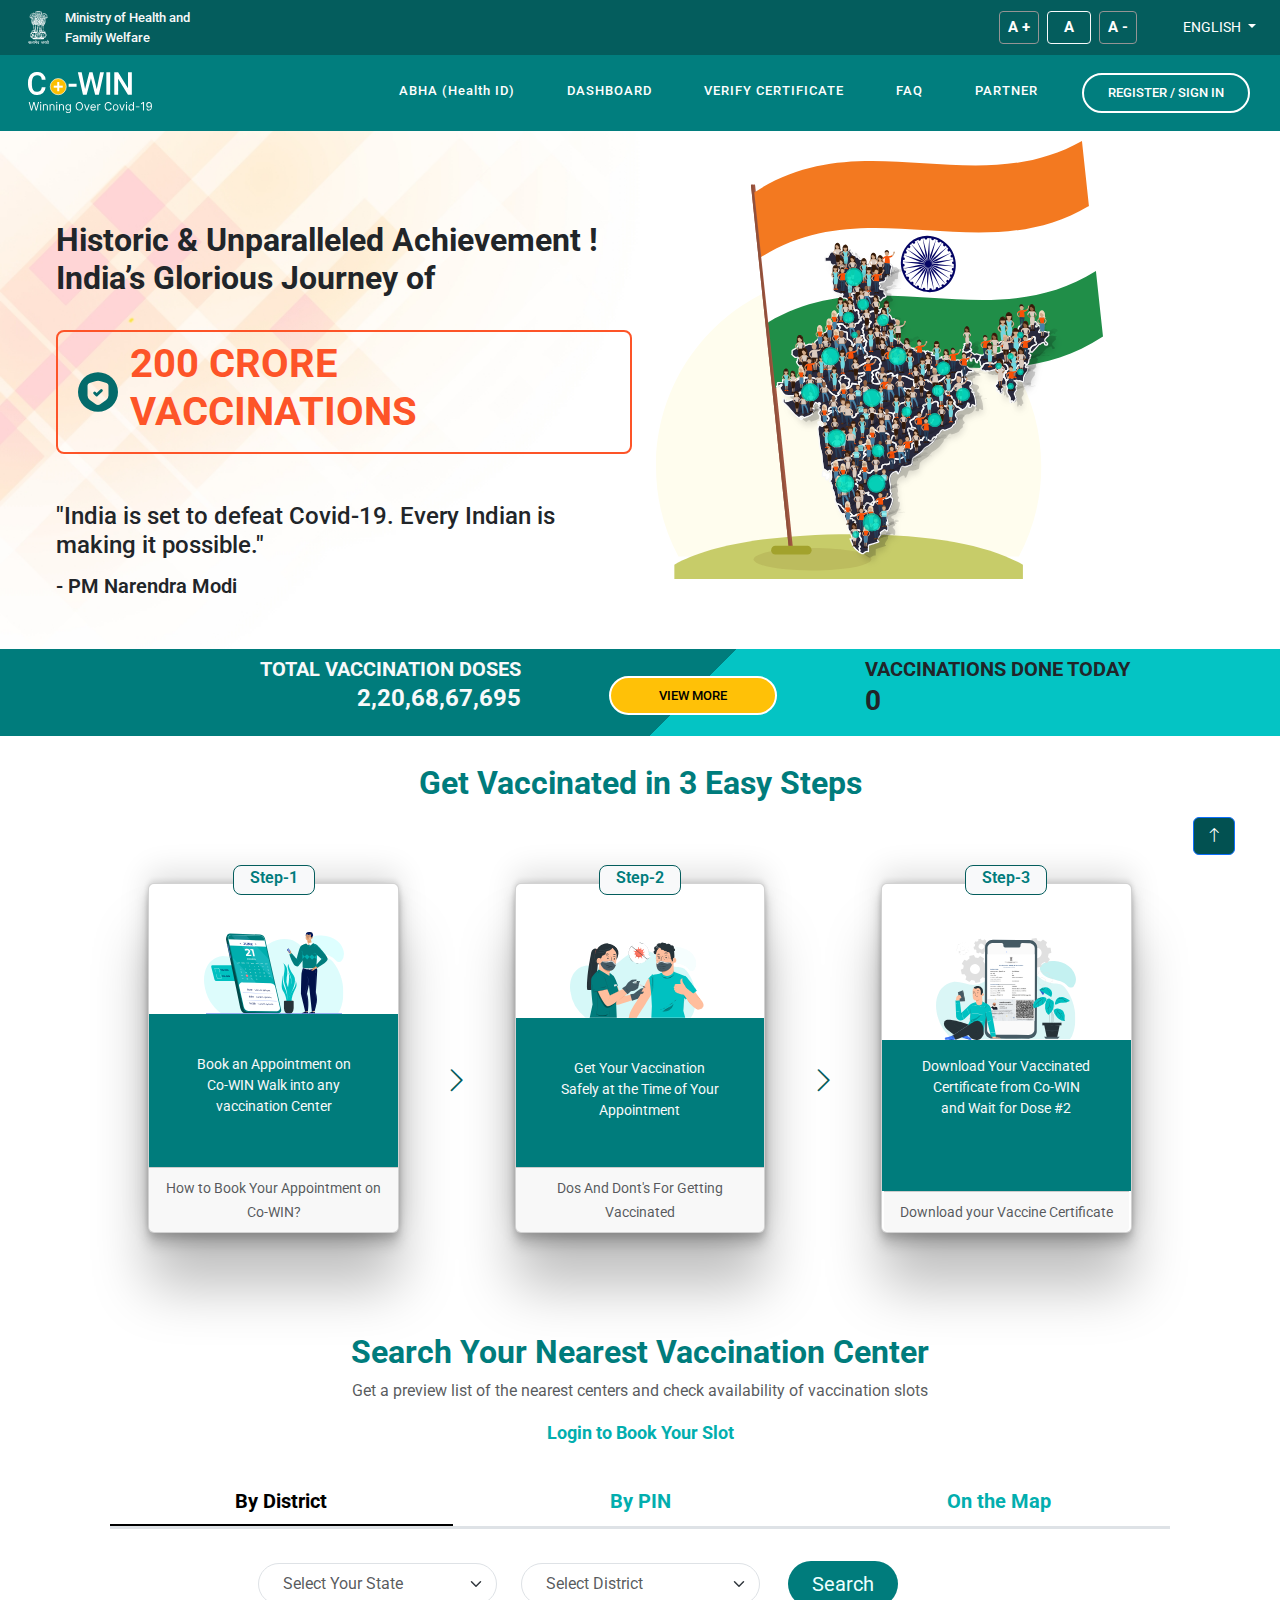
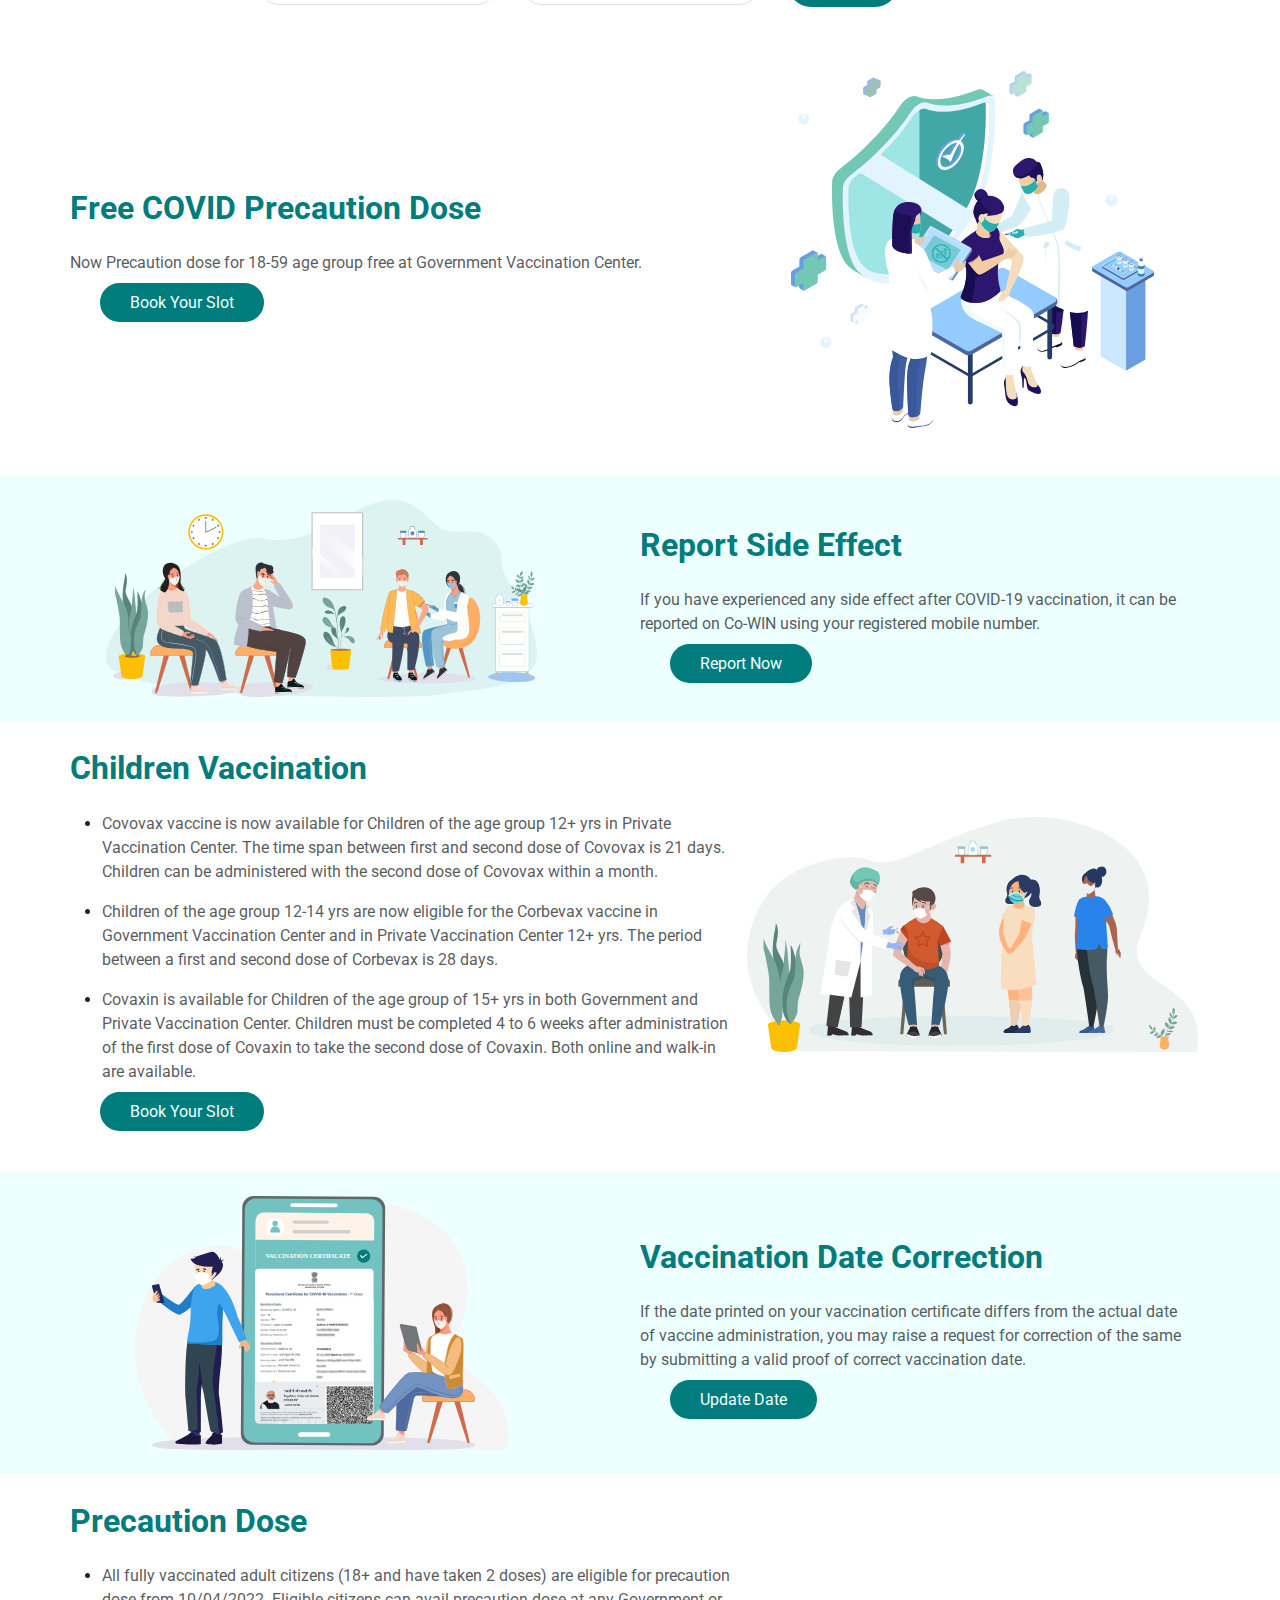
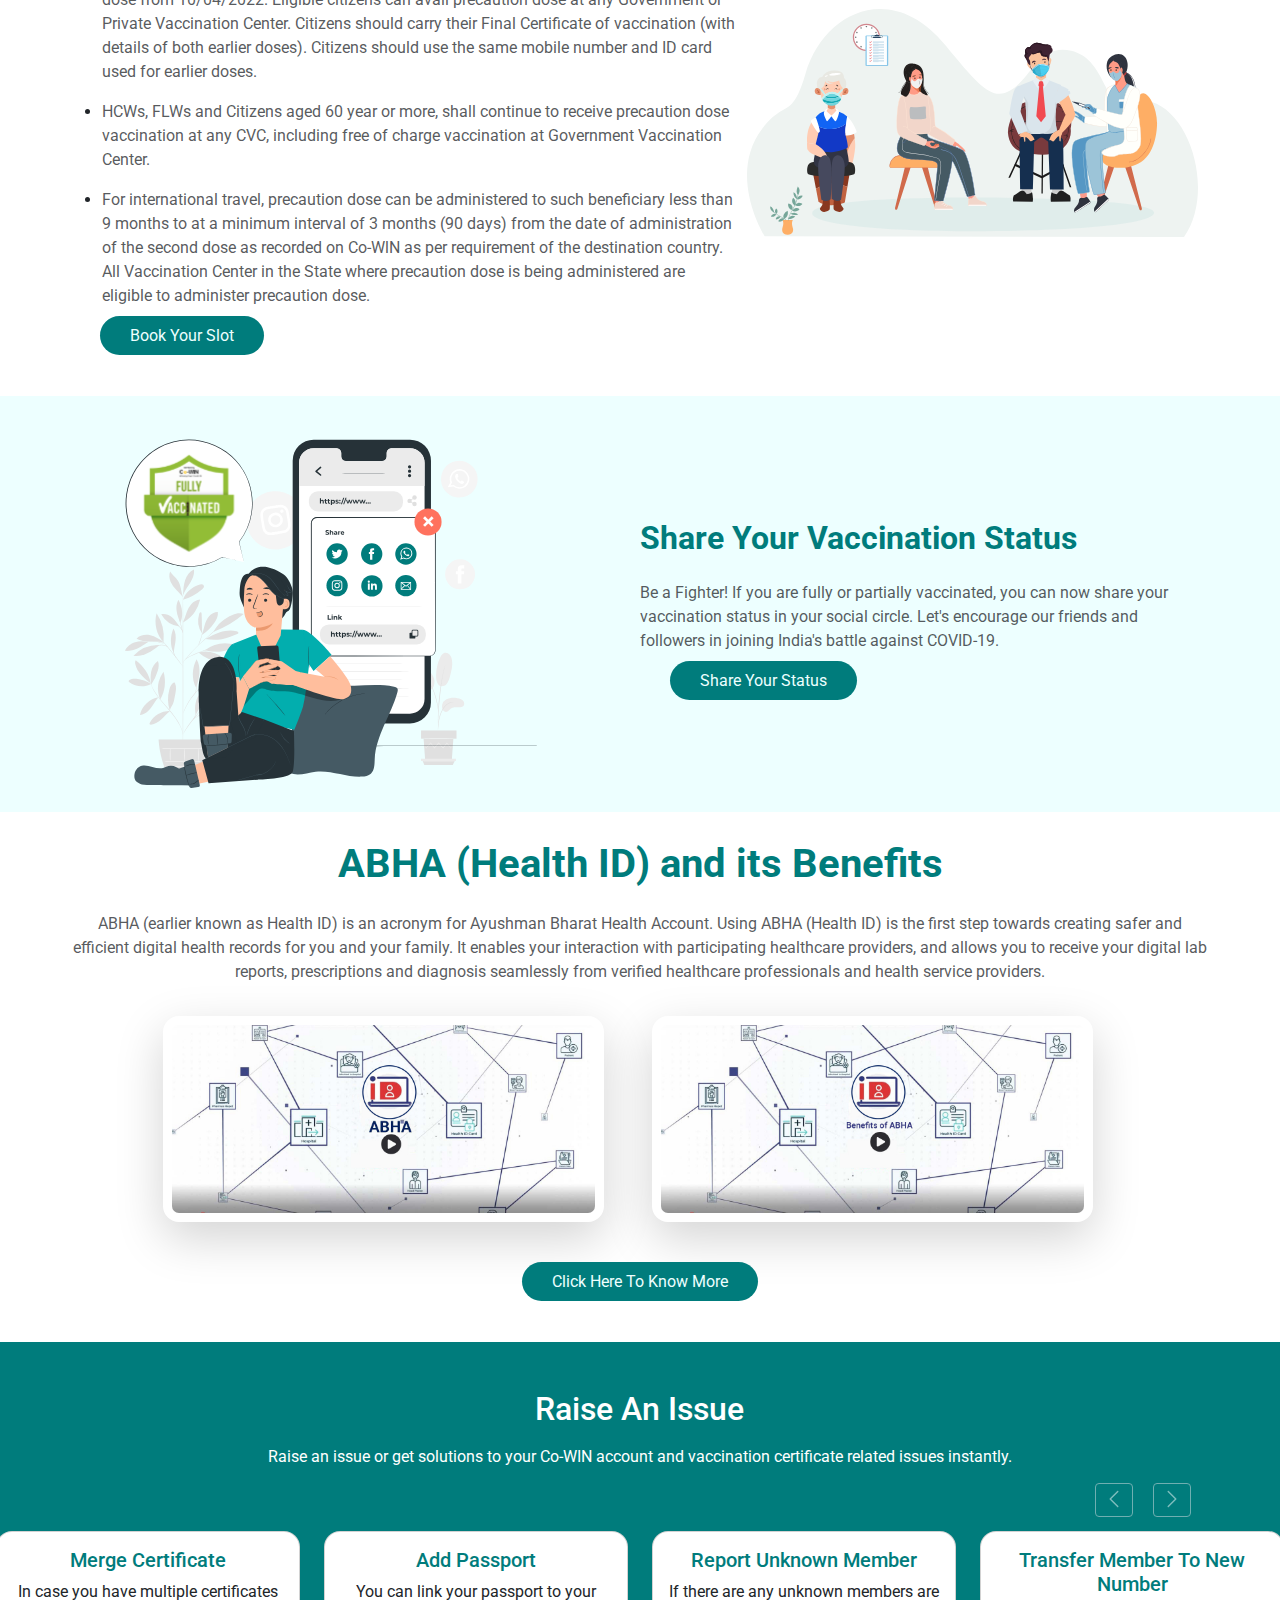
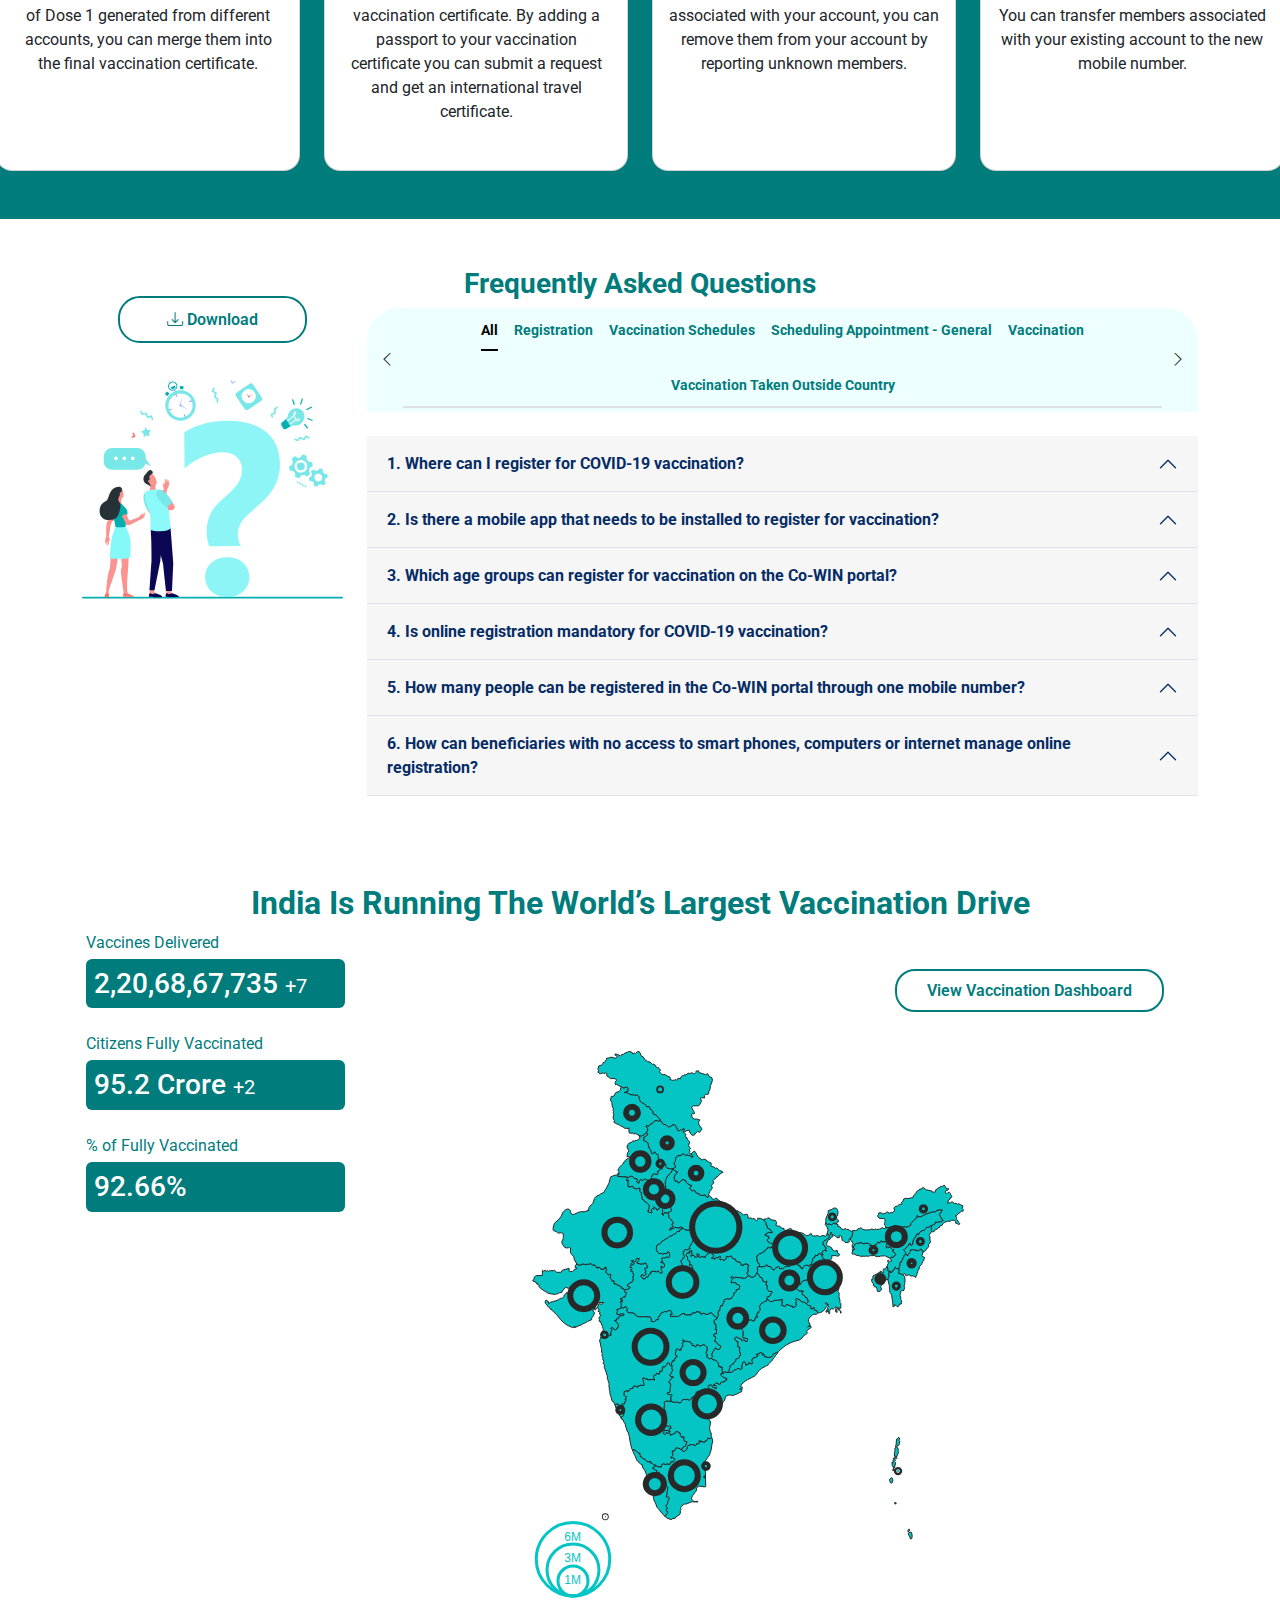
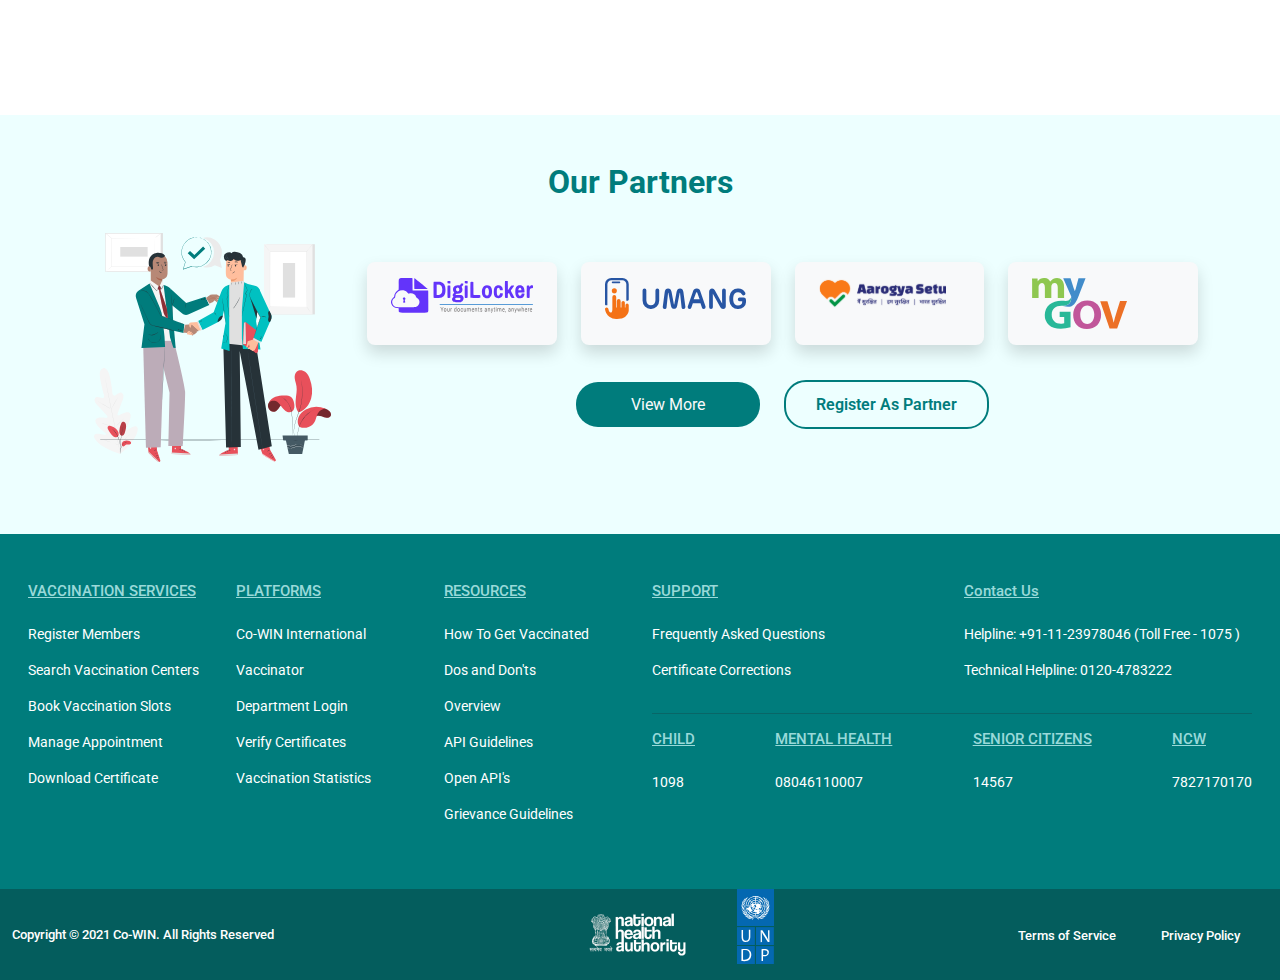
<file: Co Win-Home-Page/index.html>
<!DOCTYPE html>
<html lang="en">
  <head>
    <!-- region Head tag with bootstrap CSS File  -->
    <meta charset="UTF-8" />
    <meta name="viewport" content="width=device-width, initial-scale=1.0" />
    <title>cowin.gov.in</title>
    <!-- bootstrap link  -->
    <link
      href="https://cdn.jsdelivr.net/npm/bootstrap@5.3.3/dist/css/bootstrap.min.css"
      rel="stylesheet"
      integrity="sha384-QWTKZyjpPEjISv5WaRU9OFeRpok6YctnYmDr5pNlyT2bRjXh0JMhjY6hW+ALEwIH"
      crossorigin="anonymous"
    />
    <link rel="stylesheet" href="https://cdn.jsdelivr.net/npm/bootstrap-icons@1.11.3/font/bootstrap-icons.min.css">
    <!-- jquery -->
     <!-- <link rel="stylesheet" href="https://cdnjs.cloudflare.com/ajax/libs/jquery/3.2.1/jquery.min.js">
     <link rel="stylesheet" href="https://stackpath.bootstrapcdn.com/bootstrap/4.3.1/js/bootstrap.bundle.min.js">
     <link rel="stylesheet" href="https://stackpath.bootstrapcdn.com/bootstrap/4.3.1/css/bootstrap.min.css"> -->
    <!-- css style  -->
     <link rel="stylesheet" href="./style.css">
    <!-- end region  -->
   
  </head>
  <body>
   
    <main>
         <!--  Header section  -->
    <section class="fixed-top">
        <!-- top header  -->
        <div class="container-fluid primary-color">
            <div class="row text-light g-4">
                <div class="col-6 col-sm-6 py-2  fontsize-7 ">
                    <div class="d-flex align-items-center ">
                        <div class="mx-3">
                            <a class="navbar-brand " href="https://www.mohfw.gov.in/">
                                <img class="img-fluid" src="./Assets/asset 0.svg" alt="" width="21" height="23">
                            </a>
                        </div>
                        <div>
                            <a class="navbar-brand" href="https://www.mohfw.gov.in/">
                                <p class="m-0">Ministry of Health and</p>
                                <p class="m-0">Family Welfare </p>
                            </a>   
                        </div>
                    </div>
                </div>

                <div class=" col-5 d-flex justify-content-end align-items-center ">
                    <div class="text-white d-sm-none d-none d-md-block me-4">
                        <button class="header-border-btn btn btn-sm text-white bg-transparent px-2  fontsize-9  " type="button">A +</button>
                        <button class="btn btn-sm text-white btn-outline-light bg-transparent px-3 mx-1 fontsize-9  " type="button">A</button>
                        <button class="header-border-btn btn btn-sm text-white bg-transparent  px-2  fontsize-9  " type="button">A -</button>
                    </div>
                </div>
                
                <div class="col-1 d-flex justify-content-end align-items-center  ">
                    <div class="btn-group ">
                        <button class="btn text-white border-0 dropdown-toggle fontsize-8" type="button" data-bs-toggle="dropdown" aria-expanded="false">
                          ENGLISH
                        </button>
                        <ul class="dropdown-menu">
                          <li><a class="dropdown-item active bg-dark-subtle text-dark" href="#">English</a></li>
                          <li><a class="dropdown-item" href="#">हिंदी (Hindi)</a></li>
                          <li><a class="dropdown-item" href="#">मराठी (Marathi)</a></li>
                          <li><a class="dropdown-item" href="#">മലയാളം (Malayalam)</a></li>
                          <li><a class="dropdown-item" href="#">ਪੰਜਾਬੀ (Punjabi)</a></li>
                          <li><a class="dropdown-item" href="#">తెలుగు (Telugu)</a></li>
                        </ul>
                      </div>
                </div>
            </div>
        </div>
        
        <!-- main header section  -->
        <div class="container-fluid my-0 cyan-color">
            <div class="row d-flex">
                <div class="col-12">
                    <nav class="navbar navbar-expand-lg d-flex ">
                        <div class="mx-3">
                            <a class="navbar-brand " href="#">
                                <img class="img-fluid" src="./Assets/asset 1.svg" alt="" width="124" height="42">
                            </a>
                        </div>
                        <div class="ms-sm-auto">
                            <a href="https://selfregistration.cowin.gov.in/"><button class="btn btn-outline-light text-light rounded-5 fontsize-7 bg-transparent d-lg-none " type="button">Register / Sign In</button></a>
                        </div>
                        <button class="navbar-toggler border-0" type="button" data-bs-toggle="collapse" data-bs-target="#navbar" >
                            <span class="bi bi-three-dots-vertical text-light "></span>
                          </button>
                        <div class=" collapse navbar-collapse justify-content-end " id="navbar">
                            <div class=" d-flex fontsize-7 ">
                                <ul class="navbar-nav">
                                    <li class="nav-item navlink-align">
                                      <a class="nav-link nav-link-bg " href="https://abha.abdm.gov.in/abha/v3/">ABHA (Health ID)</a>
                                    </li>
                                    <li class="nav-item navlink-align">
                                      <a class="nav-link nav-link-bg " href="https://dashboard.cowin.gov.in/">DASHBOARD</a>
                                    </li>
                                    <li class="nav-item navlink-align">
                                      <a class="nav-link nav-link-bg " href="https://verify.cowin.gov.in/">VERIFY CERTIFICATE</a>
                                    </li>
                                    <li class="nav-item navlink-align">
                                      <a class="nav-link nav-link-bg " href="https://www.cowin.gov.in/faq">FAQ</a>
                                    </li>
                                    <li class="nav-item navlink-align">
                                      <a class="nav-link nav-link-bg " href="https://www.cowin.gov.in/our-partner">PARTNER</a>
                                    </li>
                                    <li class="nav-item navlink-align d-none d-sm-none d-lg-block ">
                                        <a href="https://selfregistration.cowin.gov.in/"><button class="btn btn-outline-light  rounded-5 fontsize-7 px-4 py-2  bg-transparent nav-link-btn" type="button">REGISTER / SIGN IN</button></a>
                                    </li>
                                  </ul>
                            </div>
                        </div>
                    </nav>
                </div>
            </div>
        </div>

    </section>
      
    <!-- banner section  -->
     <section class=" banner-bg-img ">
        <div class="container-fluid d-flex  ">  
            <div class="row ps-2 flex-sm-wrap-reverse ">
                <div class="col-sm-12 col-md-6 col-lg-6 text-start ps-5 pt-5 mt-lg-5 ">
                    <div class="banner-content ">
                        <h3 class="text-start fs-2 fw-bold g-font">
                            Historic & Unparalleled Achievement ! <br>
                            India’s Glorious Journey of
                        </h3>
                    </div>
                    <div class="banner-mid-content d-inline-flex p-2 mt-4">
                        <img src="./Assets/asset 6.svg" class="g-font p-lg-1 p-md-1 mx-2" alt="">
                        <h3 class="fw-bold fs-1">200 CRORE VACCINATIONS</h3>
                    </div>
                    <h4 class="pt-5">"India is set to defeat Covid-19. Every Indian is making it possible."</h4>
                    <p class="pt-1 fs-5 mb-sm-5 lead fw-semibold">- PM Narendra Modi</p>

                </div>
                <div class="col-sm-12 col-md-6 col-lg-6  ">
                    <div class="banner-img  pb-lg-5 pe-3 pt-3">
                        <img src="./Assets/asset 7.svg" class="img-fluid w-75" alt="" >
                    </div>
                </div>
            </div>
        </div>
     </section>

     <!-- Total vaccination update section  -->
     <section>
        <div class="container-fluid ">
            <div class="row d-flex align-items-center align-content-center ">
                <div class="col-5 total-vaccination-info cynan-lighter  ">
                    <div class="total-vaccination  text-end ">
                        <div class=" text-light ">
                            <p class="p-0 m-0 fw-bold fs-5">TOTAL VACCINATION DOSES</p>
                            <h3 class="p-0 m-0 fw-bold fs-4"><span>2,20,68,67,695</span></h3>
                        </div>
                    </div>
                </div>
                <div class="col-3 total-vaccination-info align-content-center grad text-center ">
                        <a href="#" class="view-more-btn btn btn-warning 
                         px-lg-5 py-lg-2 px-md-5 py-md-2 px-sm-4 py-sm-2 border
                          border-2 rounded-5 border-white fontsize-7 ">
                          VIEW MORE
                        </a>
                </div>
                <div class="col-4 total-vaccination-info info  ">
                    <div class="vaccination-today ">
                        <p class="p-0 m-0 fw-bold fs-5">VACCINATIONS DONE TODAY</p>
                        <h3 class="p-0 m-0 fw-bold "><span>0</span></h3>
                    </div>
                </div>
            </div>
        </div>
     </section>

     <!-- steps for set vaccination section  -->
     <section class=" ">
        <h2 class="text-center cynan-lighter-font fw-bold p-4 mt-1">Get Vaccinated in 3 Easy Steps</h2>
        <div class="row d-flex justify-content-center  ">
            <div class="col-md-11 d-flex  ">
                <div class="card-container ">

                    <div class="row d-flex justify-content-center p-5  ">

                        <div class="col-md-3 easy-step-card-container mb-sm-5 position-relative" >
                            <div class="card-header btn rounded-3 px-3 py-0  ">
                                <p class=" fw-semibold">Step-1</p>
                            </div>
                            <div class="card easy-step-card text-center align-items-center ">
                                <div class="mt-5 w-75 ">
                                    <img src="./Assets/asset 9.svg" class="w-75" alt="...">
                                </div>
                                <div class="card-body cynan-lighter text-light fontsize-8">
                                   
                                    <p class="card-text px-lg-4 mt-lg-4">
                                        Book an Appointment on Co-WIN Walk into any vaccination Center
                                    </p>
                                </div>
                                <div class="card-footer">
                                    <small class="text-body-secondary ">How to Book Your Appointment on Co-WIN?</small>
                                </div>
                            </div>
                            
                        </div>
                        <div class="col-1 align-content-center p-0 m-0 d-sm-none d-md-block ">
                            <div class="  text-center">
                                <span><i class="bi bi-chevron-right arrow "></i></span>
                            </div>
                        </div>


                        <div class="col-md-3 easy-step-card-container mb-sm-5  position-relative">
                            <div class="card-header btn rounded-3 px-3 py-0  ">
                                <p class=" fw-semibold">Step-2</p>
                            </div>
                            <div class="card easy-step-card text-center align-items-center">
                                <div class="mt-5 w-75 ">
                                    <img src="./Assets/asset 10.svg" class="w-75" alt="...">
                                </div>
                                <div class="card-body cynan-lighter text-light fontsize-8">
                                    
                                    <p class="card-text text-center px-lg-4 mt-lg-4">
                                        Get Your Vaccination Safely at the Time of Your Appointment
                                    </p>
                                </div>
                                <div class="card-footer">
                                    <small class="text-body-secondary ">Dos And Dont's For Getting Vaccinated</small>
                                </div>
                            </div>
                            
                        </div>
                        <div class="col-1  align-content-center p-0 m-0 d-sm-none d-md-block">
                            <div class=" text-center">
                                <span><i class="bi bi-chevron-right arrow "></i></span>
                            </div>
                        </div>

                        <div class="col-md-3 easy-step-card-container mb-sm-5  position-relative">
                            <div class="card-header btn rounded-3 px-3 py-0   ">
                                <p class=" fw-semibold">Step-3</p>
                            </div>
                            <div class="card easy-step-card text-center  align-items-center ">
                                <div class="mt-5 w-75 ">
                                    <img src="./Assets/asset 11.svg" class="w-75 " alt="...">
                                </div>
                                <div class="card-body cynan-lighter text-light fontsize-8">
                                    <p class="card-text px-lg-4 ">
                                        Download Your Vaccinated Certificate from Co-WIN and Wait for Dose #2
                                    </p>
                                </div>
                                <div class="card-footer ">
                                    <small class="text-body-secondary  ">Download your Vaccine Certificate</small>
                                </div>
                            </div>
                
                        </div>

                    </div>
                </div>
            </div>
        </div>
     </section>


     <!-- Search Nearest Vaccination Center -->
     <section>
        <div class="container ">
            <h2 class="text-center cynan-lighter-font fw-bold mt-1">
                Search Your Nearest Vaccination Center
            </h2>
            <p class="text-center text-muted  mt-1">
                Get a preview list of the nearest centers and check availability of vaccination slots
            </p>
            <p class="slot-booking-link text-center  "><a href="#">Login to Book Your Slot</a></p>
            
            <div class="container my-3">
                <div class="card border-0">
                    <div class="card-body   ">

                        <!-- nav  bars  -->
                         <nav>
                            <ul class="nav nav-underline nav-justified justify-content-center border-bottom border-3 ">
                           
                                <li class="nav-item ">
                                    <a href="#by-district" id="district" data-bs-toggle="tab" role="tab" class="slot-booking-active-link nav-link fs-5 fw-bold active ">By District</a>
                                </li>
                                <li class="nav-item">
                                    <a href="#by-pin" id="pin" data-bs-toggle="tab" role="tab" class="slot-booking-active-link nav-link fs-5 fw-bold  ">By PIN</a>
                                </li>
                                <li class="nav-item">
                                    <a href="#on-map" id="map" data-bs-toggle="tab" role="tab" class="slot-booking-active-link nav-link fs-5 fw-bold  ">On the Map</a>
                                </li>
                             </ul>
                         </nav>

                         <div class="tab-content ">
                            <div class="tab-pane show active" id="by-district">
                               <div class="m-3">
                                <form class="row  align-items-center justify-content-center mt-auto">
                                    <div class="col-4 col-lg-3 col-sm-6 ">
                                        <label for="state" class="form-label visually-hidden ">state</label>
                                        <select class="form-select text-muted px-4 py-2 shadow-none rounded-5 " id="state" required>
                                            <option  value="" disable selected hidden>Select Your State</option>
                                            <option value="Kerala">Kerala</option>
                                            <option value="Karnataka">Karnataka</option>
                                            <option value="Maharashtra">Maharashtra</option>
                                            <option value="Telangana">Telangana</option>
                                            <option value="Madhya Pradesh">Madhya Pradesh</option>
                                            <option value="Tamil Nadu">Tamil Nadu</option>
                                            <option value="Delhi">Delhi</option>
                                        </select>
                                    </div>
                                    <div class="col-4 col-lg-3 col-sm-6">
                                        <label for="district" class="form-label visually-hidden ">district</label>
                                        <select class="form-select text-muted px-4 py-2 rounded-5 shadow-none" id="districts" required >
                                            <option  value="" disable selected hidden>Select District</option>
                                            <option value="Kannur">Kannur</option>
                                            <option value="Kozhikode">Kozhikode</option>
                                            <option value="Thalassery">Thalassery</option>
                                            <option value="Kasargod">Kasargod</option>
                                        </select>
                                    </div>
                                    <div class="col-3 col-lg-3 p-sm-3 ">
                                        <button type="button" class="slot-booking-btn fs-5 px-4 py-2 rounded-5">Search</button>
                                      </div> 
                                  </form>
                               </div>
                            </div>
                            <!-- 2 -->
                            <div class="tab-pane" id="by-pin">
                                <div class="m-3">
                                    <form class="row justify-content-center mt-4">
                                        <div class="col-5 col-lg-5 col-sm-7">
                                            <label class="visually-hidden" for="specificSizeSelect"></label>
                                            <input type="text" class="form-control bg-transparent border-end-0 px-4 py-2 shadow-none rounded-5 " placeholder="Enter Your PIN" >
                                        </div>
                                        <div class="col-3">
                                            <button type="submit" class=" slot-booking-btn fs-5 px-4 py-2 rounded-5">Search</button>
                                          </div> 
                                      </form>
                                </div>
                            </div>
                            <!-- 3 -->
                            <div class="tab-pane" id="on-map">
                                <div class="m-3">
                                    <form class="row justify-content-center align-items-center mt-4">
                                        <div class="col-7 col-lg-7 col-sm-12">
                                            <div class="input-group mb-3 ">
                                                <input type="text" class="form-control bg-transparent border-end-0 px-4 py-2 shadow-none rounded-start-5" placeholder="Search Nearest Location" aria-label="Recipient's username" aria-describedby="basic-addon2">
                                                <span class="input-group-text bg-transparent border-start-0 rounded-end-5 pe-4" id="basic-addon2"><i class="bi bi-search "></i></span>
                                              </div>
                                        </div>
                                        <div class="col-12">
                                            <div style="text-decoration:none; overflow:hidden;max-width:100%;width:auto;height:500px;">
                                                <div id="my-map-canvas" style="height:100%; width:100%;max-width:100%;">
                                                    <iframe style="height:100%;width:100%;border:0;" 
                                                        frameborder="0" src="https://www.google.com/maps/embed/v1/place?q=india&key=AIzaSyBFw0Qbyq9zTFTd-tUY6dZWTgaQzuU17R8">
                                                    </iframe>
                                                </div>
                                                <a class="google-map-code-enabler" rel="nofollow" href="https://www.bootstrapskins.com/themes" id="make-map-infor-mation">
                                                    premium bootstrap themes
                                                </a>
                                            </div>
                                
                                        </div>
                                      </form>
                                </div>
                            </div>
                         </div>

                    </div>
                </div>
            </div> 
            
        </div>
     </section>

     <!-- Free COVID Precaution Dose -->
     <section>
        <div class="container-fluid mb-5">
            <div class="container">
                <div class="row d-flex align-items-center">
                    <div class="col-md-7 col-lg-7 text-center text-md-start text-lg-start text-sm-center
                                 order-2 order-lg-1 order-md-1 ps-md-0 ps-1 g-0 ">
                        <h2 class="cynan-lighter-font fw-bold mt-1 mb-4">Free COVID Precaution Dose</h2>
                        <p class="text-muted mb-3">Now Precaution dose for 18-59 age group free at Government Vaccination Center.</p>
                        <a href="https://selfregistration.cowin.gov.in/" class="primary-main-btn btn-lg">Book Your Slot</a>
                    </div>
                    <div class="col-md-5 col-lg-5 text-center order-1 order-lg-1 order-md-1">
                        <img src="./Assets/asset 12.svg" alt="" class="img-fluid">
                    </div>
                </div>
            </div>
        </div>
     </section>

     <!-- Report Side Effect -->
     <section class="primary-main-bg ">
        <div class="container-fluid mb-4 ">
            <div class="container">
                <div class="row d-flex justify-content-between align-items-center p-4">
                    <div class="col-md-5  col-lg-5 text-center ">
                        <img src="./Assets/asset 13.svg" alt="" class="img-fluid">
                    </div>
                    <div class="col-md-7 col-lg-6  text-center text-md-start text-lg-start text-sm-center
                                  ps-md-0 ps-1 g-0 ">
                        <h2 class="cynan-lighter-font fw-bold mt-1 mb-4">Report Side Effect</h2>
                        <p class="text-muted mb-3">
                            If you have experienced any side effect after COVID-19 vaccination, 
                            it can be reported on Co-WIN using your registered mobile number.
                        </p>
                        <a href="https://selfregistration.cowin.gov.in/" class="primary-main-btn btn-lg">Report Now</a>
                    </div>
                </div>
            </div>
        </div>
     </section>

     <!-- Children Vaccination -->
     <section>
        <div class="container-fluid mb-5">
            <div class="container">
                <div class="row d-flex align-items-center">
                    <div class="col-md-7 col-lg-7 text-start 
                                 order-2 order-lg-1 order-md-1 ps-md-0 ps-1 g-0 ">
                        <h2 class="cynan-lighter-font fw-bold mt-1 mb-4">Children Vaccination</h2>
                        <ul>
                            <li>
                                <p class="text-muted ">
                                    Covovax vaccine is now available for Children of the age group 12+
                                    yrs in Private Vaccination Center. The time span between first and
                                    second dose of Covovax is 21 days. Children can be administered 
                                    with the second dose of Covovax within a month.
                                </p>
                            </li>
                            <li>
                                <p class="text-muted ">
                                    Children of the age group 12-14 yrs are now eligible for the 
                                    Corbevax vaccine in Government Vaccination Center and in Private 
                                    Vaccination Center 12+ yrs. The period between a first and second 
                                    dose of Corbevax is 28 days.
                                </p>
                            </li>
                            <li>
                                <p class="text-muted ">
                                    Covaxin is available for Children of the age group 
                                    of 15+ yrs in both Government and Private Vaccination Center. 
                                    Children must be completed 4 to 6 weeks after administration 
                                    of the first dose of Covaxin to take the second dose of Covaxin. 
                                    Both online and walk-in are available.
                                </p>
                            </li>
                        </ul>
                        <a href="https://selfregistration.cowin.gov.in/" class="primary-main-btn btn-lg">Book Your Slot</a>
                    </div>
                    <div class="col-md-5 col-lg-5 text-center order-1 order-lg-1 order-md-1">
                        <img src="./Assets/asset 14.svg" alt="" class="img-fluid">
                    </div>
                </div>
            </div>
        </div>
     </section>

      <!-- Vaccination Date Correction -->
      <section class="primary-main-bg ">
        <div class="container-fluid mb-4 ">
            <div class="container">
                <div class="row d-flex justify-content-between align-items-center p-4">
                    <div class="col-md-5  col-lg-5 text-center ">
                        <img src="./Assets/asset 15.svg" alt="" class="img-fluid">
                    </div>
                    <div class="col-md-7 col-lg-6  text-center text-md-start text-lg-start text-sm-center
                                  ps-md-0 ps-1 g-0 ">
                        <h2 class="cynan-lighter-font fw-bold mt-1 mb-4">Vaccination Date Correction</h2>
                        <p class="text-muted mb-3">
                            If the date printed on your vaccination certificate differs
                             from the actual date of vaccine administration,
                              you may raise a request for correction of the same by
                               submitting a valid proof of correct vaccination date.
                        </p>
                        <a href="https://selfregistration.cowin.gov.in/" class="primary-main-btn btn-lg">Update Date</a>
                    </div>
                </div>
            </div>
        </div>
     </section>

     <!-- Precaution Dose -->
     <section>
        <div class="container-fluid mb-5">
            <div class="container">
                <div class="row d-flex align-items-center">
                    <div class="col-md-7 col-lg-7 text-start 
                                 order-2 order-lg-1 order-md-1 ps-md-0 ps-1 g-0 ">
                        <h2 class="cynan-lighter-font fw-bold mt-1 mb-4">Precaution Dose</h2>
                        <ul>
                            <li>
                                <p class="text-muted ">All fully vaccinated adult citizens (18+ and have taken 2 doses) are eligible
                                    for precaution dose from 10/04/2022. Eligible citizens can avail precaution
                                    dose at any Government or Private Vaccination Center. Citizens should carry
                                    their Final Certificate of vaccination (with details of both earlier doses).
                                    Citizens should use the same mobile number and ID card used for earlier doses.
                                </p>
                            </li>
                            <li>
                                <p class="text-muted ">
                                    HCWs, FLWs and Citizens aged 60 year or more, shall continue to receive precaution
                                    dose vaccination at any CVC, including free of charge vaccination at Government Vaccination Center.
                                </p>
                            </li>
                            <li>
                                <p class="text-muted ">
                                    For international travel, precaution dose can be administered to such beneficiary 
                                    less than 9 months to at a minimum interval of 3 months (90 days) from the date of 
                                    administration of the second dose as recorded on Co-WlN as per requirement of the
                                    destination country. All Vaccination Center in the State where precaution dose is being
                                    administered are eligible to administer precaution dose.
                                </p>
                            </li>
                        </ul>
                        <a href="https://selfregistration.cowin.gov.in/" class="primary-main-btn btn-lg">Book Your Slot</a>
                    </div>
                    <div class="col-md-5 col-lg-5 text-center order-1 order-lg-1 order-md-1">
                        <img src="./Assets/asset 16.svg" alt="" class="img-fluid">
                    </div>
                </div>
            </div>
        </div>
     </section>


     <!-- Share Your Vaccination Status -->
     <section class="primary-main-bg ">
        <div class="container-fluid mb-4 ">
            <div class="container">
                <div class="row d-flex justify-content-between align-items-center p-4">
                    <div class="col-md-5  col-lg-5 text-center ">
                        <img src="./Assets/asset 17.svg" alt="" class="img-fluid">
                    </div>
                    <div class="col-md-7 col-lg-6  text-center text-md-start text-lg-start text-sm-center
                                  ps-md-0 ps-1 g-0 ">
                        <h2 class="cynan-lighter-font fw-bold mt-1 mb-4">Share Your Vaccination Status</h2>
                        <p class="text-muted mb-3">
                            Be a Fighter! If you are fully or partially vaccinated,
                            you can now share your vaccination status in your social circle.
                            Let's encourage our friends and followers in joining India's battle against COVID-19.
                        </p>
                        <a href="https://selfregistration.cowin.gov.in/" class="primary-main-btn btn-lg">Share Your Status</a>
                    </div>
                </div>
            </div>
        </div>
     </section>

     <!-- ABHA (Health ID) and its Benefits -->
     <section>
        <div class="container-fluid mb-5">
            <div class="container">
                <div class="row d-flex align-items-center">
                    <div class="col-md-12 col-lg-12 text-center 
                                ps-md-0 ps-1 g-0 ">
                        <h1 class="cynan-lighter-font fw-bold mt-1 mb-4">ABHA (Health ID) and its Benefits</h1>
                        <p class="text-muted mb-3">
                            ABHA (earlier known as Health ID) is an acronym for Ayushman Bharat Health Account.
                            Using ABHA (Health ID) is the first step towards creating safer and efficient digital 
                            health records for you and your family. It enables your interaction with participating 
                            healthcare providers, and allows you to receive your digital lab reports, prescriptions 
                            and diagnosis seamlessly from verified healthcare professionals and health service providers.
                        </p>
                    </div>
                    <div class="row justify-content-center column-gap-4 row-gap-sm-4 mt-3 ">
                    <div class="col-md-5 col-lg-15 ">
                        <a href="#">
                            <img src="./Assets/asset 18.jpeg" class="img-thumbnail shadow-lg border border-5 border-white rounded-4" alt="">
                        </a>
                    </div>
                    <div class="col-md-5 col-lg-15">
                        <a href="#">
                            <img src="./Assets/asset 19.jpeg" class="img-thumbnail shadow-lg border border-5 border-white rounded-4" alt="">
                        </a>
                    </div>
                </div>
                    <div class="col-md-12 text-center mt-5">
                        <a href="#">
                            <a href="https://selfregistration.cowin.gov.in/" class="primary-main-btn btn-lg">Click Here To Know More</a>
                        </a>
                    </div>
                </div>
            </div>
        </div>
     </section>

     <!-- Raise An Issue -->
     <section>
        <div class="container-fluid cynan-lighter pt-4">
            <div class="row d-flex justify-content-center mt-4">
                <div class="col-md-8 ">
                    <h2 class="text-center text-white">Raise An Issue</h2>
                    <p class="mt-3 text-center text-white ">Raise an issue or get solutions to your Co-WIN account and vaccination certificate related issues instantly.</p>
                    
                </div>
                <div class=" col-11 text-end me-5" >
                    <i class="bi bi-chevron-left border border-1 rounded-1 fs-5 text-white opacity-50  px-2 py-1 me-3"></i>
                <i class="bi bi-chevron-right border border-1 rounded-1 fs-5 text-white opacity-50  px-2 py-1 "></i>
                </div>
            </div>
            <div class="row d-flex ">
                <div class="col-12   d-flex justify-content-center text-center column-gap-4 mb-5 mt-3  ">
                    
                    <div class="card-wrapper   ">
                        <div class="card rounded-4 " style="width: 19rem; height: 15rem;">
                            <div class="card-body">
                              <h5 class="card-title cynan-lighter-font">Merge Certificate</h5>
                              <p class="card-text">
                                In case you have multiple certificates of Dose 1 generated from different
                                 accounts, you can merge them into the final vaccination certificate.
                                </p>
                            </div>
                        </div>
                    </div>
                    <div class="card-wrapper  ">
                        <div class="card rounded-4" style="width: 19rem; height: 15rem;">
                            <div class="card-body">
                              <h5 class="card-title cynan-lighter-font">Add Passport</h5>
                              <p class="card-text">
                                You can link your passport to your vaccination certificate.
                                 By adding a passport to your vaccination certificate you can 
                                 submit a request and get an international travel certificate.
                              </p>
                            </div>
                        </div>
                    </div>
                    <div class="card-wrapper  ">
                        <div class="card rounded-4" style="width: 19rem; height: 15rem;">
                            <div class="card-body">
                              <h5 class="card-title cynan-lighter-font">Report Unknown Member</h5>
                              <p class="card-text">
                                If there are any unknown members are associated with your account,
                                 you can remove them from your account by reporting unknown members.
                                </p>
                            </div>
                        </div>
                    </div>
                    <div class="card-wrapper  ">
                        <div class="card rounded-4" style="width: 19rem; height: 15rem;">
                            <div class="card-body">
                              <h5 class="card-title cynan-lighter-font">Transfer Member To New Number</h5>
                              <p class="card-text">
                                You can transfer members associated with your existing account to the new mobile number.
                              </p>
                            </div>
                        </div>
                    </div>
                  
                </div>
            </div>
        </div>
     </section>

     <!-- Frequently Asked Questions -->
     <section>
        <div class="container mt-5 mb-4">
            <div class="text-center">
                <h3 class="cynan-lighter-font fw-bolder">Frequently Asked Questions</h3>
            </div>
    
            <div class="row d-flex">
                <div class="col-lg-3 col-md-4 col-sm-12">
                    <div class=" text-center">
                        <a href="" class="bi bi-download download-btn"> Download</a>
                    </div>
                    <div class="mt-5">
                        <img src="./Assets/asset 20.svg" class="img-fluid" alt="">
                    </div>
                </div>
                <div class="col-lg-9 col-md-8 col-sm-12">
                    <div class="faq-tabs-container ">
                        <div class="faq-tabs-group d-flex rounded-top-5  p-1 light-cyan ">
                            <div class="faq-tab-headers d-flex ">
                                 <div class="left-arrow-icon d-flex px-2">
                                    <div class="bi bi-chevron-left align-content-center"></div>
                                 </div>
    
                                 <nav>
                                    <ul class="nav nav-underline justify-content-center border-bottom border-2 fontsize-8 ">
                                   
                                        <li class="nav-item ">
                                            <a href="#all_" id="all" data-bs-toggle="tab" role="tab" class=" nav-link fw-bold active cynan-lighter-font">All</a>
                                        </li>
                                        <li class="nav-item">
                                            <a href="#registration_" id="registration" data-bs-toggle="tab" role="tab" class=" nav-link fw-bold  cynan-lighter-font">Registration</a>
                                        </li>
                                        <li class="nav-item">
                                            <a href="#vaccinationSchedules_" id="vaccinationSchedules" data-bs-toggle="tab" role="tab" class=" nav-link fw-bold cynan-lighter-font ">Vaccination Schedules</a>
                                        </li>
                                        <li class="nav-item d-sm-none d-md-none d-lg-block d-xl-block">
                                            <a href="#schedulingappointmentgeneral_" id="schedulingAppointmentGeneral" data-bs-toggle="tab" role="tab" class=" nav-link fw-bold cynan-lighter-font ">Scheduling Appointment - General</a>
                                        </li>
                                        <li class="nav-item  d-md-block d-lg-block d-xl-block">
                                            <a href="#vaccination_" id="vaccination" data-bs-toggle="tab" role="tab" class=" nav-link fw-bold  cynan-lighter-font">Vaccination</a>
                                        </li>
                                        <li class="nav-item d-sm-none d-md-none d-xl-block">
                                            <a href="#vaccinationtakenoutsidecountry_" id="vaccinationTakenOutsideCountry" data-bs-toggle="tab" role="tab" class=" nav-link fw-bold cynan-lighter-font ">Vaccination Taken Outside Country</a>
                                        </li>
                                     </ul>
                                 </nav>
                                 <div class="left-arrow-icon d-flex  px-2">
                                    <div class="bi bi-chevron-right align-content-center"></div>
                                 </div>
                            </div>
                            
    
                        </div>
                        <div class="tab-content rounded-5 mt-4 ">
                            <!-- all -->
                            <div class="tab-pane show overflow-y-scroll active"  id="all_">
                               <div class=" ">
                                <div class="accordion fqa-bg-color " id="accordion1">
                                    <!--all 1 -->
                                    <div class="accordion-item border-0 fqa-bg-color ">
                                        <div class="accordion-header border-0  ">
                                            <button type="button" class="accordion-button fw-bold" data-bs-toggle="collapse" data-bs-target="#box11">
                                                1.  Where can I register for COVID-19 vaccination?
                                            </button>
                                            <div class="accordion-collapse collapse" id="box11" data-bs-parent="#accordion1">
                                                <div class="accordion-body ">
                                                    You can open the Co-WIN portal using the link www.cowin.gov.in 
                                                    and click on the “Register/Sign In” tab to register for COVID-19 
                                                    vaccination, and follow the steps thereafter.
                                                    <img src="./Assets/asset 32.jpeg" class="img-fluid" alt="">
                                                </div>
                                            </div>    
                                        </div>
                                    </div>
                                    <!--all 2 -->
                                    <div class="accordion-item border-0 fqa-bg-color ">
                                        <div class="accordion-header border-0  ">
                                            <button type="button" class="accordion-button fw-bold" data-bs-toggle="collapse" data-bs-target="#box12">
                                                2.  Is there a mobile app that needs to be installed to register for vaccination?
                                            </button>
                                            <div class="accordion-collapse collapse" id="box12" data-bs-parent="#accordion1">
                                                <div class="accordion-body ">
                                                    There is no authorised mobile app for registering for vaccination in India
                                                    except Aarogya Setu and Umang Apps. You need to log into the Co-WIN portal 
                                                    at www.cowin.gov.in. Alternatively, you can also register for vaccination 
                                                    through the Aarogya Setu App or Umang apps.
                                                </div>
                                            </div>    
                                        </div>
                                    </div>
                                    <!--all 3 -->
                                    <div class="accordion-item border-0 fqa-bg-color ">
                                        <div class="accordion-header border-0  ">
                                            <button type="button" class="accordion-button fw-bold" data-bs-toggle="collapse" data-bs-target="#box13">
                                                3.  Which age groups can register for vaccination on the Co-WIN portal?
                                            </button>
                                            <div class="accordion-collapse collapse" id="box13" data-bs-parent="#accordion1">
                                                <div class="accordion-body ">
                                                    All beneficiaries who have completed 12 years of age and above on the 
                                                    day of registration (birth year 2011 or earlier) can register for vaccination.
                                                </div>
                                            </div>    
                                        </div>
                                    </div>
                                    <!--all 4 -->
                                    <div class="accordion-item border-0 fqa-bg-color ">
                                        <div class="accordion-header border-0  ">
                                            <button type="button" class="accordion-button fw-bold" data-bs-toggle="collapse" data-bs-target="#box14">
                                                4.  Is online registration mandatory for COVID-19 vaccination?
                                            </button>
                                            <div class="accordion-collapse collapse" id="box14" data-bs-parent="#accordion1">
                                                <div class="accordion-body ">
                                                    No, vaccination centers provide for a limited number of on-spot registration 
                                                    slots every day. Beneficiaries can register online or walk-in to vaccination 
                                                    centers where the vaccination team staff can register a beneficiary. In general, 
                                                    all beneficiaries are recommended to register online and schedule vaccination in 
                                                    advance for a hassle-free vaccination experience.
                                                </div>
                                            </div>    
                                        </div>
                                    </div>
                                    <!--all 5 -->
                                    <div class="accordion-item border-0 fqa-bg-color ">
                                        <div class="accordion-header border-0  ">
                                            <button type="button" class="accordion-button fw-bold" data-bs-toggle="collapse" data-bs-target="#box15">
                                                5.  How many people can be registered in the Co-WIN portal through one mobile number?
                                            </button>
                                            <div class="accordion-collapse collapse" id="box15" data-bs-parent="#accordion1">
                                                <div class="accordion-body ">
                                                  Up to 6 people can be registered for vaccination using the same mobile number.            
                                                </div>
                                            </div>    
                                        </div>
                                    </div>
                                    <!--all 6 -->
                                    <div class="accordion-item border-0 fqa-bg-color ">
                                        <div class="accordion-header border-0  ">
                                            <button type="button" class="accordion-button fw-bold" data-bs-toggle="collapse" data-bs-target="#box16">
                                                6. How can beneficiaries with no access to smart phones, 
                                                computers or internet manage online registration?
                                            </button>
                                            <div class="accordion-collapse collapse" id="box16" data-bs-parent="#accordion1">
                                                <div class="accordion-body ">
                                                    Up to 6 people can be registered for vaccination using the same mobile number. 
                                                    Beneficiaries can take help from friends or family for online registration.
                
                                                </div>
                                            </div>    
                                        </div>
                                    </div>
                                
                                </div>
                               </div>
                            </div>
    
                            <!-- Registration 2 -->
                            <div class="tab-pane overflow-y-scroll "  id="registration_">
                               <div class=" ">
                                <div class="accordion fqa-bg-color " id="accordion2">
                                    <!--Registration 1 -->
                                    <div class="accordion-item border-0 fqa-bg-color ">
                                        <div class="accordion-header border-0  ">
                                            <button type="button" class="accordion-button fw-bold" data-bs-toggle="collapse" data-bs-target="#box21">
                                                1.  Where can I register for COVID-19 vaccination?
                                            </button>
                                            <div class="accordion-collapse collapse" id="box21" data-bs-parent="#accordion2">
                                                <div class="accordion-body ">
                                                    You can open the Co-WIN portal using the link www.cowin.gov.in 
                                                    and click on the “Register/Sign In” tab to register for COVID-19 
                                                    vaccination, and follow the steps thereafter.
                                                    <img src="./Assets/asset 32.jpeg" class="img-fluid" alt="">
                                                </div>
                                            </div>    
                                        </div>
                                    </div>
                                    <!--Registration 2 -->
                                    <div class="accordion-item border-0 fqa-bg-color ">
                                        <div class="accordion-header border-0  ">
                                            <button type="button" class="accordion-button fw-bold" data-bs-toggle="collapse" data-bs-target="#box22">
                                                2.  Is there a mobile app that needs to be installed to register for vaccination?
                                            </button>
                                            <div class="accordion-collapse collapse" id="box22" data-bs-parent="#accordion2">
                                                <div class="accordion-body ">
                                                    There is no authorised mobile app for registering for vaccination in India
                                                    except Aarogya Setu and Umang Apps. You need to log into the Co-WIN portal 
                                                    at www.cowin.gov.in. Alternatively, you can also register for vaccination 
                                                    through the Aarogya Setu App or Umang apps.
                                                </div>
                                            </div>    
                                        </div>
                                    </div>
                                    <!--Registration 3 -->
                                    <div class="accordion-item border-0 fqa-bg-color ">
                                        <div class="accordion-header border-0  ">
                                            <button type="button" class="accordion-button fw-bold" data-bs-toggle="collapse" data-bs-target="#box23">
                                                3.  Which age groups can register for vaccination on the Co-WIN portal?
                                            </button>
                                            <div class="accordion-collapse collapse" id="box23" data-bs-parent="#accordion2">
                                                <div class="accordion-body ">
                                                    All beneficiaries who have completed 12 years of age and above on the 
                                                    day of registration (birth year 2011 or earlier) can register for vaccination.
                                                </div>
                                            </div>    
                                        </div>
                                    </div>
                                    <!--Registration 4 -->
                                    <div class="accordion-item border-0 fqa-bg-color ">
                                        <div class="accordion-header border-0  ">
                                            <button type="button" class="accordion-button fw-bold" data-bs-toggle="collapse" data-bs-target="#box24">
                                                4.  Is online registration mandatory for COVID-19 vaccination?
                                            </button>
                                            <div class="accordion-collapse collapse" id="box24" data-bs-parent="#accordion2">
                                                <div class="accordion-body ">
                                                    No, vaccination centers provide for a limited number of on-spot registration 
                                                    slots every day. Beneficiaries can register online or walk-in to vaccination 
                                                    centers where the vaccination team staff can register a beneficiary. In general, 
                                                    all beneficiaries are recommended to register online and schedule vaccination in 
                                                    advance for a hassle-free vaccination experience.
                                                </div>
                                            </div>    
                                        </div>
                                    </div>
                                    <!--Registration 5 -->
                                    <div class="accordion-item border-0 fqa-bg-color ">
                                        <div class="accordion-header border-0  ">
                                            <button type="button" class="accordion-button fw-bold" data-bs-toggle="collapse" data-bs-target="#box25">
                                                5.  How many people can be registered in the Co-WIN portal through one mobile number?
                                            </button>
                                            <div class="accordion-collapse collapse" id="box25" data-bs-parent="#accordion2">
                                                <div class="accordion-body ">
                                                  Up to 6 people can be registered for vaccination using the same mobile number.            
                                                </div>
                                            </div>    
                                        </div>
                                    </div>
                                    <!--Registration 6 -->
                                    <div class="accordion-item border-0 fqa-bg-color ">
                                        <div class="accordion-header border-0  ">
                                            <button type="button" class="accordion-button fw-bold" data-bs-toggle="collapse" data-bs-target="#box26">
                                                6. How can beneficiaries with no access to smart phones, 
                                                computers or internet manage online registration?
                                            </button>
                                            <div class="accordion-collapse collapse" id="box26" data-bs-parent="#accordion2">
                                                <div class="accordion-body ">
                                                    Up to 6 people can be registered for vaccination using the same mobile number. 
                                                    Beneficiaries can take help from friends or family for online registration.
                
                                                </div>
                                            </div>    
                                        </div>
                                    </div>
                                
                                </div>
                               </div>
                            </div>
    
                            <!-- Vaccination Schedules -->
                            <div class="tab-pane overflow-y-scroll "  id="vaccinationSchedules_">
                                <div class=" ">
                                 <div class="accordion fqa-bg-color " id="accordion3">
                                     <!--Vaccination Schedules 1 -->
                                     <div class="accordion-item border-0 fqa-bg-color ">
                                         <div class="accordion-header border-0  ">
                                             <button type="button" class="accordion-button fw-bold" data-bs-toggle="collapse" data-bs-target="#box31">
                                                 11.  What are vaccination schedules?
                                             </button>
                                             <div class="accordion-collapse collapse" id="box31" data-bs-parent="#accordion3">
                                                 <div class="accordion-body ">
                                                     You can open the Co-WIN portal using the link www.cowin.gov.in 
                                                     and click on the “Register/Sign In” tab to register for COVID-19 
                                                     vaccination, and follow the steps thereafter.
                                                     <img src="./Assets/asset 32.jpeg" class="img-fluid" alt="">
                                                 </div>
                                             </div>    
                                         </div>
                                     </div>
                                     <!--Vaccination Schedules 2 -->
                                     <div class="accordion-item border-0 fqa-bg-color ">
                                         <div class="accordion-header border-0  ">
                                             <button type="button" class="accordion-button fw-bold" data-bs-toggle="collapse" data-bs-target="#box32">
                                                 12.  What information is available regarding the vaccination schedules on Co-WIN?
                                             </button>
                                             <div class="accordion-collapse collapse" id="box32" data-bs-parent="#accordion3">
                                                 <div class="accordion-body ">
                                                     There is no authorised mobile app for registering for vaccination in India
                                                     except Aarogya Setu and Umang Apps. You need to log into the Co-WIN portal 
                                                     at www.cowin.gov.in. Alternatively, you can also register for vaccination 
                                                     through the Aarogya Setu App or Umang apps.
                                                 </div>
                                             </div>    
                                         </div>
                                     </div>
                                     <!--Vaccination Schedules 3 -->
                                     <div class="accordion-item border-0 fqa-bg-color ">
                                         <div class="accordion-header border-0  ">
                                             <button type="button" class="accordion-button fw-bold" data-bs-toggle="collapse" data-bs-target="#box34">
                                                 13.  What information is available in the published vaccination sessions?
                                             </button>
                                             <div class="accordion-collapse collapse" id="box34" data-bs-parent="#accordion3">
                                                 <div class="accordion-body ">
                                                     All beneficiaries who have completed 12 years of age and above on the 
                                                     day of registration (birth year 2011 or earlier) can register for vaccination.
                                                 </div>
                                             </div>    
                                         </div>
                                     </div>
                                     <!--Vaccination Schedules 4 -->
                                     <div class="accordion-item border-0 fqa-bg-color ">
                                         <div class="accordion-header border-0  ">
                                             <button type="button" class="accordion-button fw-bold" data-bs-toggle="collapse" data-bs-target="#box35">
                                                 14.  This appears to be too much information, how can I shortlist the sessions as per my preferences?
                                             </button>
                                             <div class="accordion-collapse collapse" id="box35" data-bs-parent="#accordion3">
                                                 <div class="accordion-body ">
                                                     No, vaccination centers provide for a limited number of on-spot registration 
                                                     slots every day. Beneficiaries can register online or walk-in to vaccination 
                                                     centers where the vaccination team staff can register a beneficiary. In general, 
                                                     all beneficiaries are recommended to register online and schedule vaccination in 
                                                     advance for a hassle-free vaccination experience.
                                                 </div>
                                             </div>    
                                         </div>
                                     </div>
                                     <!--Vaccination Schedules 5 -->
                                     <div class="accordion-item border-0 fqa-bg-color ">
                                         <div class="accordion-header border-0  ">
                                             <button type="button" class="accordion-button fw-bold" data-bs-toggle="collapse" data-bs-target="#box36">
                                                 15. What to do if slots are not available in my preferred vaccination center on my preferred date?
                                             </button>
                                             <div class="accordion-collapse collapse" id="box36" data-bs-parent="#accordion3">
                                                 <div class="accordion-body ">
                                                   Up to 6 people can be registered for vaccination using the same mobile number.            
                                                 </div>
                                             </div>    
                                         </div>
                                     </div>
                                     <!--Vaccination Schedules 6 -->
                                     <div class="accordion-item border-0 fqa-bg-color ">
                                         <div class="accordion-header border-0  ">
                                             <button type="button" class="accordion-button fw-bold" data-bs-toggle="collapse" data-bs-target="#box37">
                                                 16. What to do if the vaccination schedule is blank or lists very 
                                                 few sessions for dates of my convenience or eligibility?
                                             </button>
                                             <div class="accordion-collapse collapse" id="box37" data-bs-parent="#accordion3">
                                                 <div class="accordion-body ">
                                                     Up to 6 people can be registered for vaccination using the same mobile number. 
                                                     Beneficiaries can take help from friends or family for online registration.
                 
                                                 </div>
                                             </div>    
                                         </div>
                                     </div>
                                 
                                 </div>
                                </div>
                             </div>
                             <!-- Scheduling Appointment - General -->
                             <div class="tab-pane overflow-y-scroll "  id="schedulingappointmentgeneral_">
                                <div class=" ">
                                 <div class="accordion fqa-bg-color " id="accordion4">
                                     <!--Scheduling Appointment - General 1 -->
                                     <div class="accordion-item border-0 fqa-bg-color ">
                                         <div class="accordion-header border-0  ">
                                             <button type="button" class="accordion-button fw-bold" data-bs-toggle="collapse" data-bs-target="#box41">
                                                 18.  Can I get vaccination without appointment?
                                             </button>
                                             <div class="accordion-collapse collapse" id="box41" data-bs-parent="#accordion4">
                                                 <div class="accordion-body ">
                                                     You can open the Co-WIN portal using the link www.cowin.gov.in 
                                                     and click on the “Register/Sign In” tab to register for COVID-19 
                                                     vaccination, and follow the steps thereafter.
                                                     <img src="./Assets/asset 32.jpeg" class="img-fluid" alt="">
                                                 </div>
                                             </div>    
                                         </div>
                                     </div>
                                     <!--Scheduling Appointment - General 2 -->
                                     <div class="accordion-item border-0 fqa-bg-color ">
                                         <div class="accordion-header border-0  ">
                                             <button type="button" class="accordion-button fw-bold" data-bs-toggle="collapse" data-bs-target="#box42">
                                                 19.  Can I book an online appointment for vaccination?
                                             </button>
                                             <div class="accordion-collapse collapse" id="box42" data-bs-parent="#accordion4">
                                                 <div class="accordion-body ">
                                                     There is no authorised mobile app for registering for vaccination in India
                                                     except Aarogya Setu and Umang Apps. You need to log into the Co-WIN portal 
                                                     at www.cowin.gov.in. Alternatively, you can also register for vaccination 
                                                     through the Aarogya Setu App or Umang apps.
                                                 </div>
                                             </div>    
                                         </div>
                                     </div>
                                     <!--Scheduling Appointment - General 3 -->
                                     <div class="accordion-item border-0 fqa-bg-color ">
                                         <div class="accordion-header border-0  ">
                                             <button type="button" class="accordion-button fw-bold" data-bs-toggle="collapse" data-bs-target="#box43">
                                                 20.  Can I check the vaccine being administered at each vaccination center?
                                             </button>
                                             <div class="accordion-collapse collapse" id="box43" data-bs-parent="#accordion4">
                                                 <div class="accordion-body ">
                                                     All beneficiaries who have completed 12 years of age and above on the 
                                                     day of registration (birth year 2011 or earlier) can register for vaccination.
                                                 </div>
                                             </div>    
                                         </div>
                                     </div>
                                     <!--Scheduling Appointment - General 4 -->
                                     <div class="accordion-item border-0 fqa-bg-color ">
                                         <div class="accordion-header border-0  ">
                                             <button type="button" class="accordion-button fw-bold" data-bs-toggle="collapse" data-bs-target="#box44">
                                                 21. Which vaccines can I choose while booking appointment for vaccination?
                                             </button>
                                             <div class="accordion-collapse collapse" id="box44" data-bs-parent="#accordion4">
                                                 <div class="accordion-body ">
                                                     No, vaccination centers provide for a limited number of on-spot registration 
                                                     slots every day. Beneficiaries can register online or walk-in to vaccination 
                                                     centers where the vaccination team staff can register a beneficiary. In general, 
                                                     all beneficiaries are recommended to register online and schedule vaccination in 
                                                     advance for a hassle-free vaccination experience.
                                                 </div>
                                             </div>    
                                         </div>
                                     </div>
                                     <!--Scheduling Appointment - General 5 -->
                                     <div class="accordion-item border-0 fqa-bg-color ">
                                         <div class="accordion-header border-0  ">
                                             <button type="button" class="accordion-button fw-bold" data-bs-toggle="collapse" data-bs-target="#box45">
                                                 22.  How do I book a slot online?
                                             </button>
                                             <div class="accordion-collapse collapse" id="box45" data-bs-parent="#accordion4">
                                                 <div class="accordion-body ">
                                                   Up to 6 people can be registered for vaccination using the same mobile number.            
                                                 </div>
                                             </div>    
                                         </div>
                                     </div>
                                     <!--Scheduling Appointment - General 6 -->
                                     <div class="accordion-item border-0 fqa-bg-color ">
                                         <div class="accordion-header border-0  ">
                                             <button type="button" class="accordion-button fw-bold" data-bs-toggle="collapse" data-bs-target="#box46">
                                                 23. How do I know that my appointment is successfully booked?
                                             </button>
                                             <div class="accordion-collapse collapse" id="box46" data-bs-parent="#accordion4">
                                                 <div class="accordion-body ">
                                                     Up to 6 people can be registered for vaccination using the same mobile number. 
                                                     Beneficiaries can take help from friends or family for online registration.
                 
                                                 </div>
                                             </div>    
                                         </div>
                                     </div>
                                 
                                 </div>
                                </div>
                             </div>
                             <!-- Vaccination -->
                             <div class="tab-pane overflow-y-scroll "  id="vaccination_">
                                <div class=" ">
                                 <div class="accordion fqa-bg-color " id="accordion5">
                                     <!--Vaccination 1 -->
                                     <div class="accordion-item border-0 fqa-bg-color ">
                                         <div class="accordion-header border-0  ">
                                             <button type="button" class="accordion-button fw-bold" data-bs-toggle="collapse" data-bs-target="#box51">
                                                 45.  Is vaccination free at all vaccination centers?
                                             </button>
                                             <div class="accordion-collapse collapse" id="box51" data-bs-parent="#accordion5">
                                                 <div class="accordion-body ">
                                                     You can open the Co-WIN portal using the link www.cowin.gov.in 
                                                     and click on the “Register/Sign In” tab to register for COVID-19 
                                                     vaccination, and follow the steps thereafter.
                                                     <img src="./Assets/asset 32.jpeg" class="img-fluid" alt="">
                                                 </div>
                                             </div>    
                                         </div>
                                     </div>
                                     <!--Vaccination 2 -->
                                     <div class="accordion-item border-0 fqa-bg-color ">
                                         <div class="accordion-header border-0  ">
                                             <button type="button" class="accordion-button fw-bold" data-bs-toggle="collapse" data-bs-target="#box52">
                                                46.  Can I check the price of the vaccine?
                                             </button>
                                             <div class="accordion-collapse collapse" id="box52" data-bs-parent="#accordion5">
                                                 <div class="accordion-body ">
                                                     There is no authorised mobile app for registering for vaccination in India
                                                     except Aarogya Setu and Umang Apps. You need to log into the Co-WIN portal 
                                                     at www.cowin.gov.in. Alternatively, you can also register for vaccination 
                                                     through the Aarogya Setu App or Umang apps.
                                                 </div>
                                             </div>    
                                         </div>
                                     </div>
                                     <!--Vaccination 3 -->
                                     <div class="accordion-item border-0 fqa-bg-color ">
                                         <div class="accordion-header border-0  ">
                                             <button type="button" class="accordion-button fw-bold" data-bs-toggle="collapse" data-bs-target="#box53">
                                                 47.  Can I choose the vaccine?
                                             </button>
                                             <div class="accordion-collapse collapse" id="box53" data-bs-parent="#accordion5">
                                                 <div class="accordion-body ">
                                                     All beneficiaries who have completed 12 years of age and above on the 
                                                     day of registration (birth year 2011 or earlier) can register for vaccination.
                                                 </div>
                                             </div>    
                                         </div>
                                     </div>
                                     <!--Vaccination 4 -->
                                     <div class="accordion-item border-0 fqa-bg-color ">
                                         <div class="accordion-header border-0  ">
                                             <button type="button" class="accordion-button fw-bold" data-bs-toggle="collapse" data-bs-target="#box54">
                                                 48.  What precautions should I take at the time of 2nd dose vaccination?
                                             </button>
                                             <div class="accordion-collapse collapse" id="box54" data-bs-parent="#accordion5">
                                                 <div class="accordion-body ">
                                                     No, vaccination centers provide for a limited number of on-spot registration 
                                                     slots every day. Beneficiaries can register online or walk-in to vaccination 
                                                     centers where the vaccination team staff can register a beneficiary. In general, 
                                                     all beneficiaries are recommended to register online and schedule vaccination in 
                                                     advance for a hassle-free vaccination experience.
                                                 </div>
                                             </div>    
                                         </div>
                                     </div>
                                     <!--Vaccination 5 -->
                                     <div class="accordion-item border-0 fqa-bg-color ">
                                         <div class="accordion-header border-0  ">
                                             <button type="button" class="accordion-button fw-bold" data-bs-toggle="collapse" data-bs-target="#box55">
                                                 49.  Can I get vaccinated with 2nd dose or Precaution dose in a different State/District?
                                             </button>
                                             <div class="accordion-collapse collapse" id="box55" data-bs-parent="#accordion5">
                                                 <div class="accordion-body ">
                                                   Up to 6 people can be registered for vaccination using the same mobile number.            
                                                 </div>
                                             </div>    
                                         </div>
                                     </div>
                                     <!--Vaccination 6 -->
                                     <div class="accordion-item border-0 fqa-bg-color ">
                                         <div class="accordion-header border-0  ">
                                             <button type="button" class="accordion-button fw-bold" data-bs-toggle="collapse" data-bs-target="#box56">
                                                 50. What precautions should I take at the time of Precaution dose vaccination?
                                                 computers or internet manage online registration?
                                             </button>
                                             <div class="accordion-collapse collapse" id="box56" data-bs-parent="#accordion5">
                                                 <div class="accordion-body ">
                                                     Up to 6 people can be registered for vaccination using the same mobile number. 
                                                     Beneficiaries can take help from friends or family for online registration.
                 
                                                 </div>
                                             </div>    
                                         </div>
                                     </div>
                                 
                                 </div>
                                </div>
                             </div>
                             <!-- Vaccination Taken Outside Country -->
                             <div class="tab-pane overflow-y-scroll "  id="vaccinationtakenoutsidecountry_">
                                <div class=" ">
                                 <div class="accordion fqa-bg-color " id="accordion6">
                                     <!--Vaccination Taken Outside Country 1 -->
                                     <div class="accordion-item border-0 fqa-bg-color ">
                                         <div class="accordion-header border-0  ">
                                             <button type="button" class="accordion-button fw-bold" data-bs-toggle="collapse" data-bs-target="#box61">
                                                 55.  Can a person (Indian or Foreign nationals) who has been previously vaccinated outside India, can take COVID-19 vaccine in India?
                                             </button>
                                             <div class="accordion-collapse collapse" id="box61" data-bs-parent="#accordion6">
                                                 <div class="accordion-body ">
                                                     You can open the Co-WIN portal using the link www.cowin.gov.in 
                                                     and click on the “Register/Sign In” tab to register for COVID-19 
                                                     vaccination, and follow the steps thereafter.
                                                     <img src="./Assets/asset 32.jpeg" class="img-fluid" alt="">
                                                 </div>
                                             </div>    
                                         </div>
                                     </div>
                                     <!--Vaccination Taken Outside Country 2 -->
                                     <div class="accordion-item border-0 fqa-bg-color ">
                                         <div class="accordion-header border-0  ">
                                             <button type="button" class="accordion-button fw-bold" data-bs-toggle="collapse" data-bs-target="#box62">
                                                 56.  How to take COVID-19 Vaccine in India by a person (Indian or Foreign national) who has been previously vaccinated outside India?
                                             </button>
                                             <div class="accordion-collapse collapse" id="box62" data-bs-parent="#accordion6">
                                                 <div class="accordion-body ">
                                                     There is no authorised mobile app for registering for vaccination in India
                                                     except Aarogya Setu and Umang Apps. You need to log into the Co-WIN portal 
                                                     at www.cowin.gov.in. Alternatively, you can also register for vaccination 
                                                     through the Aarogya Setu App or Umang apps.
                                                 </div>
                                             </div>    
                                         </div>
                                     </div>
                                     <!--Vaccination Taken Outside Country 3 -->
                                     <div class="accordion-item border-0 fqa-bg-color ">
                                         <div class="accordion-header border-0  ">
                                             <button type="button" class="accordion-button fw-bold" data-bs-toggle="collapse" data-bs-target="#box63">
                                                 57. Can persons (Indian or Foreign nationals) who has been previously vaccinated outside India, register themselves & take online appointment for Vaccination?
                                             </button>
                                             <div class="accordion-collapse collapse" id="box63" data-bs-parent="#accordion6">
                                                 <div class="accordion-body ">
                                                     All beneficiaries who have completed 12 years of age and above on the 
                                                     day of registration (birth year 2011 or earlier) can register for vaccination.
                                                 </div>
                                             </div>    
                                         </div>
                                     </div>
                                     <!--Vaccination Taken Outside Country 4 -->
                                     <div class="accordion-item border-0 fqa-bg-color ">
                                         <div class="accordion-header border-0  ">
                                             <button type="button" class="accordion-button fw-bold" data-bs-toggle="collapse" data-bs-target="#box64">
                                                 58.  What is the dose interval in India for persons (Indian or Foreign nationals), who has been previously vaccinated outside India?
                                             </button>
                                             <div class="accordion-collapse collapse" id="box64" data-bs-parent="#accordion6">
                                                 <div class="accordion-body ">
                                                     No, vaccination centers provide for a limited number of on-spot registration 
                                                     slots every day. Beneficiaries can register online or walk-in to vaccination 
                                                     centers where the vaccination team staff can register a beneficiary. In general, 
                                                     all beneficiaries are recommended to register online and schedule vaccination in 
                                                     advance for a hassle-free vaccination experience.
                                                 </div>
                                             </div>    
                                         </div>
                                     </div>
                                     <!--Vaccination Taken Outside Country 5 -->
                                     <div class="accordion-item border-0 fqa-bg-color ">
                                         <div class="accordion-header border-0  ">
                                             <button type="button" class="accordion-button fw-bold" data-bs-toggle="collapse" data-bs-target="#box65">
                                                 59.  What kind of information is to be provided at Vaccination Center in India?
                                             </button>
                                             <div class="accordion-collapse collapse" id="box65" data-bs-parent="#accordion6">
                                                 <div class="accordion-body ">
                                                   Up to 6 people can be registered for vaccination using the same mobile number.            
                                                 </div>
                                             </div>    
                                         </div>
                                     </div>
                            
                                 </div>
                                </div>
                             </div>
    
                         </div>

                    </div>
                </div>
            </div>
        </div>
    </section>

     <!-- India Is Running The World’s Largest Vaccination Drive -->
     <section>
        <div class="container p-3">
            <div class="row mt-5 ">
                <div class="col-md-12 text-center">
                    <h2 class="cynan-lighter-font fw-bolder">India Is Running The World’s Largest Vaccination Drive</h2>
                </div>
            </div>
            <div class="row">
                <div class="col-md-4 col-sm12 col-lg-3 col-xl-3">
                    <div class="vaccines-details mb-4 ">
                        <div class="vaccine-text">
                            <p class="cynan-lighter-font mb-1">Vaccines Delivered</p>
                            <h2 class="cynan-lighter text-white fs-3 p-2 rounded-2 "><span>2,20,68,67,735 </span><span class="fs-5 fw-normal">+7</span></h2>
                        </div>
                    </div>
                    <div class="vaccines-details mb-4 mt-1">
                        <div class="vaccine-text">
                            <p class="cynan-lighter-font mb-1">Citizens Fully Vaccinated</p>
                            <h2 class="cynan-lighter text-white fs-3 p-2 rounded-2"><span>95.2 Crore </span><span class="fs-5 fw-normal">+2</span></h2>
                        </div>
                    </div>
                    <div class="vaccines-details mt-1">
                        <div class="vaccine-text">
                            <p class="cynan-lighter-font mb-1">% of Fully Vaccinated</p>
                            <h2 class="cynan-lighter text-white fs-3 p-2 rounded-2"><span>92.66%</span></h2>
                        </div>
                    </div>
                </div>
                <div class="col-md-8 col-sm12 col-lg-9 col-xl-9 text-end mt-5 ">
                    <div class="vaccination-dashboard">
                        <a href="" class="vaccination-dashboard-btn btn-lg ">View Vaccination Dashboard</a>
                    </div>
                    <div class="india-cart-map-img text-center p-5">
                        <img src="./Assets/asset 41.svg" class="img-fluid" alt="">
                    </div>

                </div>
            </div>
        </div>
     </section>

     <!-- Our Partners -->
     <section class="light-cyan pb-5 pt-5">
        <div class="container">
            <div class="row text-center">
                <div class="col-md-12 col-sm-12">
                    <h2 class="cynan-lighter-font fw-bolder">Our Partners</h2>
                </div>
            </div>
            <div class="row">
                <div class="col-md-3 p-4">
                    <img src="./Assets/asset 24.svg" class="img-fluid" alt="">
                </div>
                <div class="col-md-9 d-flex align-items-center justify-content-center mb-3">
                    <div class="partner-logos">
                        <div class="row ">
                            <div class="col-md-3 col-sm-6 mb-4 mb-md-0 ">
                                <div class="partner-card bg-light shadow rounded-3 px-4 py-3 h-100">
                                    <img src="./Assets/asset 25.svg" class="img-fluid" alt="">
                                </div>
                            </div>
                            <div class="col-md-3 col-sm-6 mb-4 mb-md-0">
                                <div class="partner-card bg-light shadow rounded-3 px-4 py-3 h-100">
                                    <img src="./Assets/asset 26.svg" class="img-fluid" alt="">
                                </div>
                            </div>
                            <div class="col-md-3 col-sm-6 mb-4 mb-md-0">
                                <div class="partner-card bg-light shadow rounded-3 px-4 py-3 h-100">
                                    <img src="./Assets/asset 27.svg" class="img-fluid" alt="">
                                </div>
                            </div>
                            <div class="col-md-3 col-sm-6 mb-4 mb-md-0">
                                <div class="partner-card bg-light shadow rounded-3 px-4 py-3 h-100">
                                    <img src="./Assets/asset 28.svg" class="img-fluid" alt="">
                                </div>
                            </div>
                        </div>

                        <div class="row mt-5">
                            <div class="col-md-12 d-flex justify-content-center column-gap-4">
                                <div class="partner-btn-box">
                                    <a href="" class="partner-view-btn ">View More</a>
                                </div>
                                <div class="partner-btn-box ">
                                    <a href="" class="partner-register-btn ">Register As Partner</a>
                                </div>
                            </div>
                        </div>
                    </div>
                </div>
            </div>
        </div>
     </section>

     <!-- cowin footer  -->
     <footer class="cynan-lighter">
        <div class="container-fluid">
            <div class="row d-flex px-3 py-5 " >
                <div class="col-12 col-sm-12 col-md-12 col-lg-6">
                    <div class="row d-flex ">
                        <div class="col-6 col-md-4 mb-sm-3 mb-md-0 ">
                            <h4 class="footer-titles d-block mb-4 ">VACCINATION SERVICES</h4>
                            <ul class="footer-content-list p-0 ">
                                <li>
                                    <a href="">Register Members</a>
                                </li>
                                <li>
                                    <a href="">Search Vaccination Centers</a>
                                </li>
                                <li>
                                    <a href="">Book Vaccination Slots</a>
                                </li>
                                <li>
                                    <a href="">Manage Appointment</a>
                                </li>
                                <li>
                                    <a href="">Download Certificate</a>
                                </li>
                            </ul>
                        </div>
                        <div class="col-6 col-md-4">
                            <h4 class="footer-titles d-block mb-4">PLATFORMS</h4>
                            <ul class="footer-content-list p-0 ">
                                <li>
                                    <a href="">Co-WIN International</a>
                                </li>
                                <li>
                                    <a href="">Vaccinator</a>
                                </li>
                                <li>
                                    <a href="">Department Login</a>
                                </li>
                                <li>
                                    <a href="">Verify Certificates</a>
                                </li>
                                <li>
                                    <a href="">Vaccination Statistics</a>
                                </li>
                            </ul>
                        </div>
                        <div class="col-6 col-md-4">
                            <h4 class="footer-titles d-block mb-4">RESOURCES</h4>
                            <ul class="footer-content-list p-0 ">
                                <li>
                                    <a href="">How To Get Vaccinated</a>
                                </li>
                                <li>
                                    <a href="">Dos and Don'ts</a>
                                </li>
                                <li>
                                    <a href="">Overview</a>
                                </li>
                                <li>
                                    <a href="">API Guidelines</a>
                                </li>
                                <li>
                                    <a href="">Open API's</a>
                                </li>
                                <li>
                                    <a href="">Grievance Guidelines</a>
                                </li>
                            </ul>
                        </div>
                        <div class="col-6 d-md-none">
                            <h4 class="footer-titles d-block mb-4">SUPPORT</h4>
                            <ul class="footer-content-list p-0 ">
                                <li>
                                    <a href="">Frequently Asked Questions</a>
                                </li>
                                <li>
                                    <a href="">Certificate Corrections</a>
                                </li>
                            </ul>
                        </div>
                    </div>
                </div>
                <div class="col-12 col-md-12 col-lg-6">
                    <div class="row mb-2 d-flex">
                        <div class="d-none d-md-block col-md-4 col-lg-6">
                            <h4 class="footer-titles d-block mb-4">SUPPORT</h4>
                            <ul class="footer-content-list p-0 ">
                                <li>
                                    <a href="">Frequently Asked Questions</a>
                                </li>
                                <li>
                                    <a href="">Certificate Corrections</a>
                                </li>
                            </ul>
                        </div>
                        <div class="col-md-8 col-lg-6">
                            <h4 class="footer-titles d-block mb-4">Contact Us</h4>
                            <div class="row">
                                <div class="col-12 ">
                                    <ul class="footer-content-list p-0 ">
                                        <li>
                                            <a href="">Helpline: +91-11-23978046 (Toll Free - 1075 ) </a>
                                        </li>
                                        <li>
                                            <a href="">Technical Helpline: 0120-4783222</a>
                                        </li>
                                    </ul>
                                </div>
                            </div>
                        </div>
                    </div>
                    <hr>
                    <div class="row mt-2 d-flex ">
                        <div class="col-12` col-sm-12 col-md-12 col-lg-12">
                            <ul class="d-flex footer-content-list p-0 justify-content-between" >
                                <li>
                                    <h4 class="footer-titles d-block mb-4">CHILD</h4>
                                    <span><a href="">1098</a></span>
                                </li>
                                <li>
                                    <h4 class="footer-titles d-block mb-4">MENTAL HEALTH</h4>
                                    <span><a href="">08046110007</a></span>
                                </li>
                                <li>
                                    <h4 class="footer-titles d-block mb-4">SENIOR CITIZENS</h4>
                                    <span><a href="">14567</a></span>
                                </li>
                                <li>
                                    <h4 class="footer-titles d-block mb-4">NCW</h4>
                                    <span><a href="">7827170170</a></span>
                                </li>
                            </ul>
                        </div>
                    </div>

                </div>
            </div>
        </div>
        <div class="sub-footer primary-color" >
            <div class="container-fluid" >
                <div class="row d-flex  align-items-center">
                    <div class="col-12 col-sm-12 col-md-4 col-lg-4 text-white">
                        <p class="fontsize-7 pt-3">Copyright © 2021 Co-WIN. All Rights Reserved</p>
                    </div>
                    <div class="col-12 col-sm-12 col-md-4 col-lg-4 text-center">
                        <ul class="d-flex justify-content-center align-items-baseline " style="list-style: none;">
                            <li>
                                <a href=""><img src="./Assets/asset 29.jpeg" class="w-50 pt-3" alt=""></a>
                            </li>
                            <li>
                                <a href=""><img src="./Assets/asset 30.svg"  style="height: 75px;" alt=""></a>
                            </li>
                        </ul>
                    </div>
                    <div class="col-12 col-sm-12 col-md-4 col-lg-4 ms-auto">
                        <div class="terms-policy-link row d-flex text-center  g-0">
                            <div class="col-6 col-sm-6 col-md-6 col-lg-6 col-xl-4 ms-auto">
                                <a href="" class="text-white fontsize-7 ">Terms of Service </a>
                            </div>
                            <div class="col-6 col-sm-6 col-md-6 col-lg-6 col-xl-4 ">
                                <a href="" class="fontsize-7 text-white">Privacy Policy</a>
                            </div>
                        </div>
                    </div> 
                </div>
            </div>
        </div>
     </footer>

     <a href="#" class="btn  btn-primary btn-lg-square back-to-top"><i class="bi bi-arrow-up"></i></a>
    </main>

     

     
 <!-- region bootstrap JS File  -->    
    <script
      src="https://cdn.jsdelivr.net/npm/bootstrap@5.3.3/dist/js/bootstrap.bundle.min.js"
      integrity="sha384-YvpcrYf0tY3lHB60NNkmXc5s9fDVZLESaAA55NDzOxhy9GkcIdslK1eN7N6jIeHz"
      crossorigin="anonymous"
    ></script>
    <script src="https://code.jquery.com/jquery-3.6.0.min.js"></script>
    <script src="https://maxcdn.bootstrapcdn.com/bootstrap/5.3.0/js/bootstrap.bundle.min.js"></script>

    
  </body>
</html>
</file>
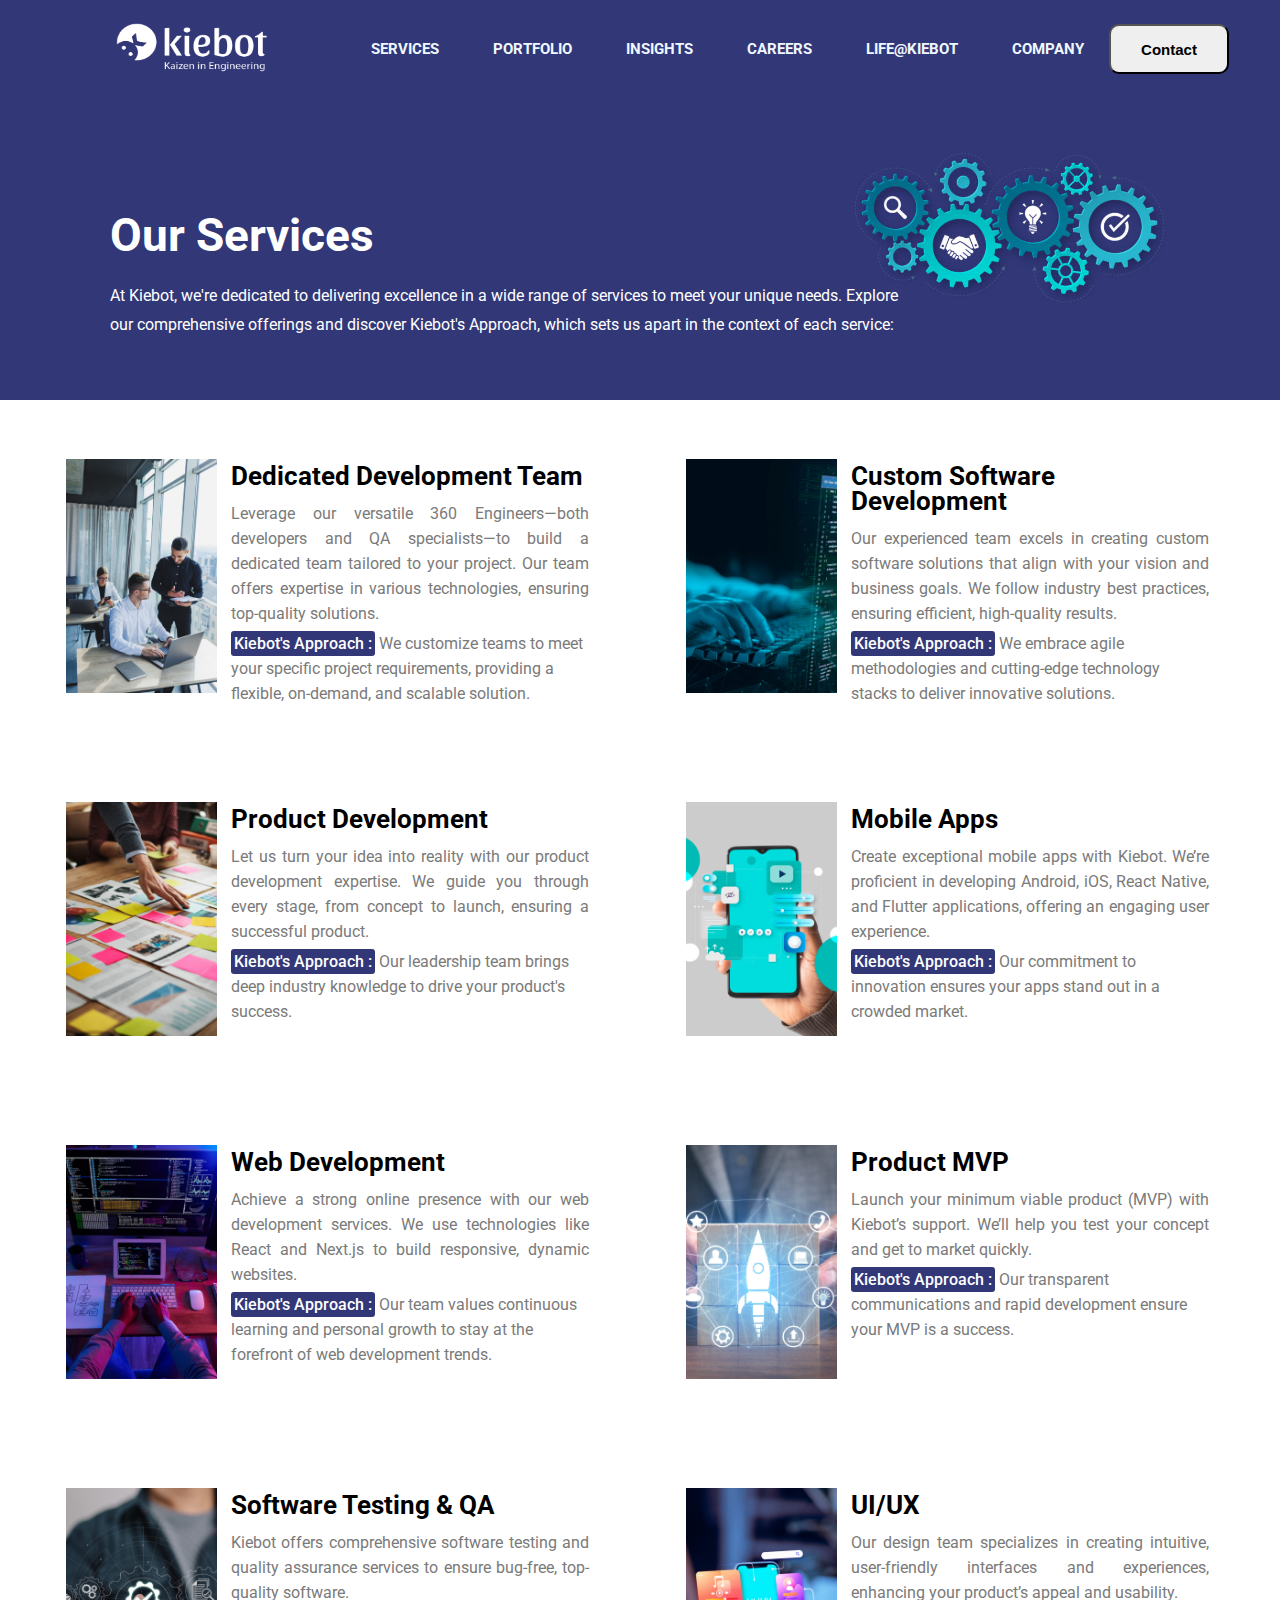
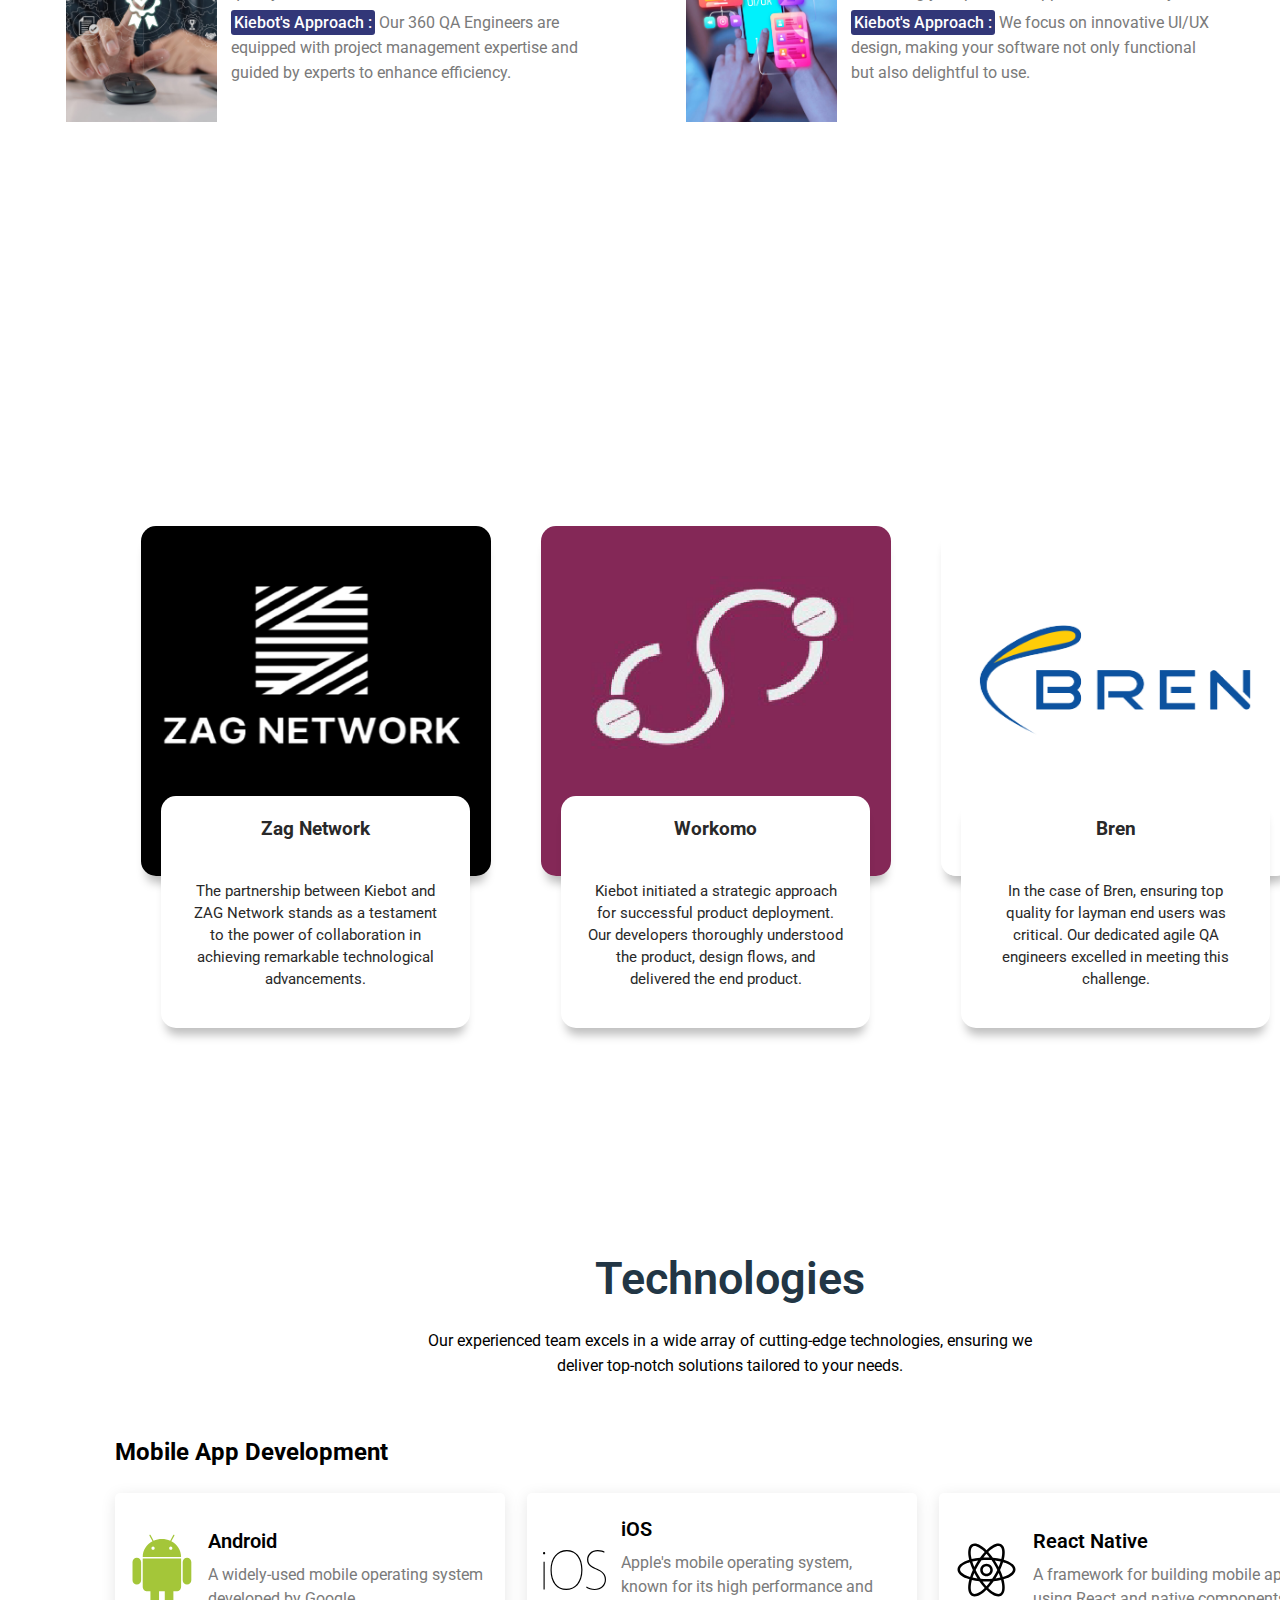
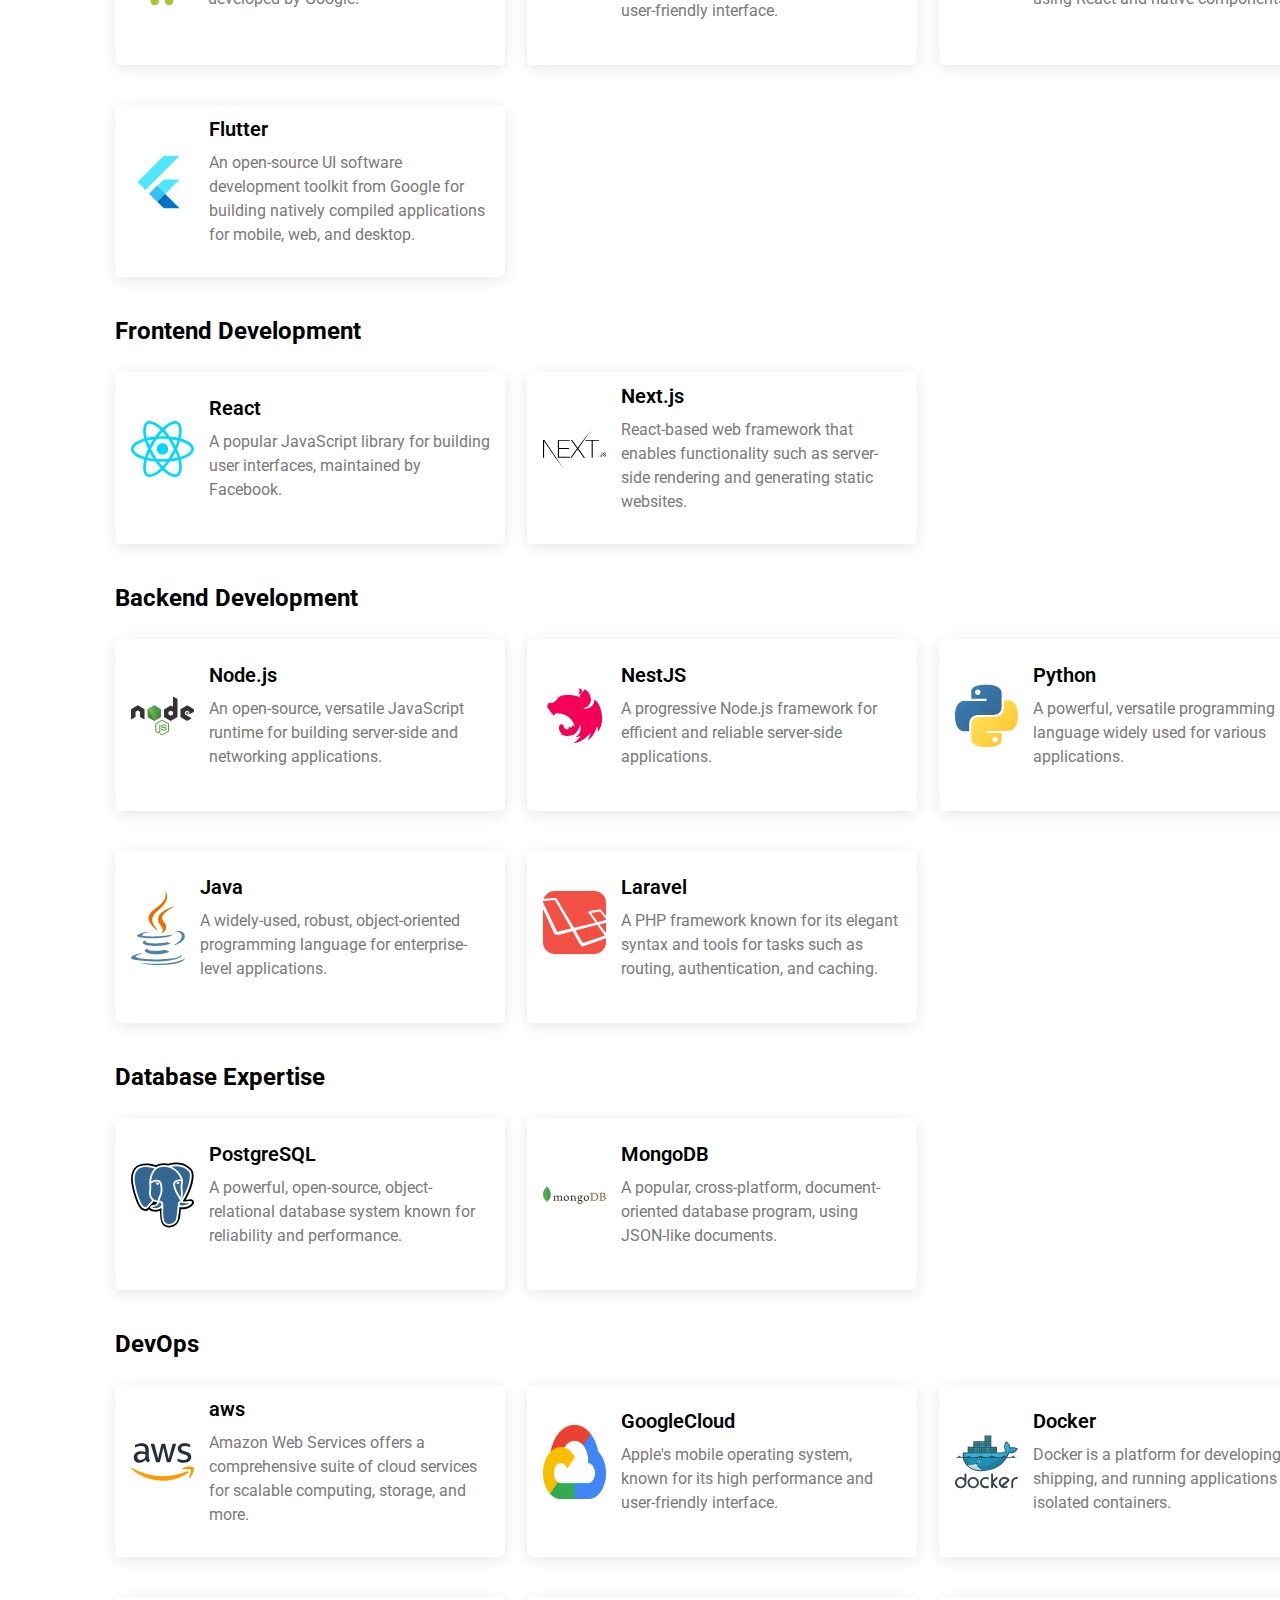
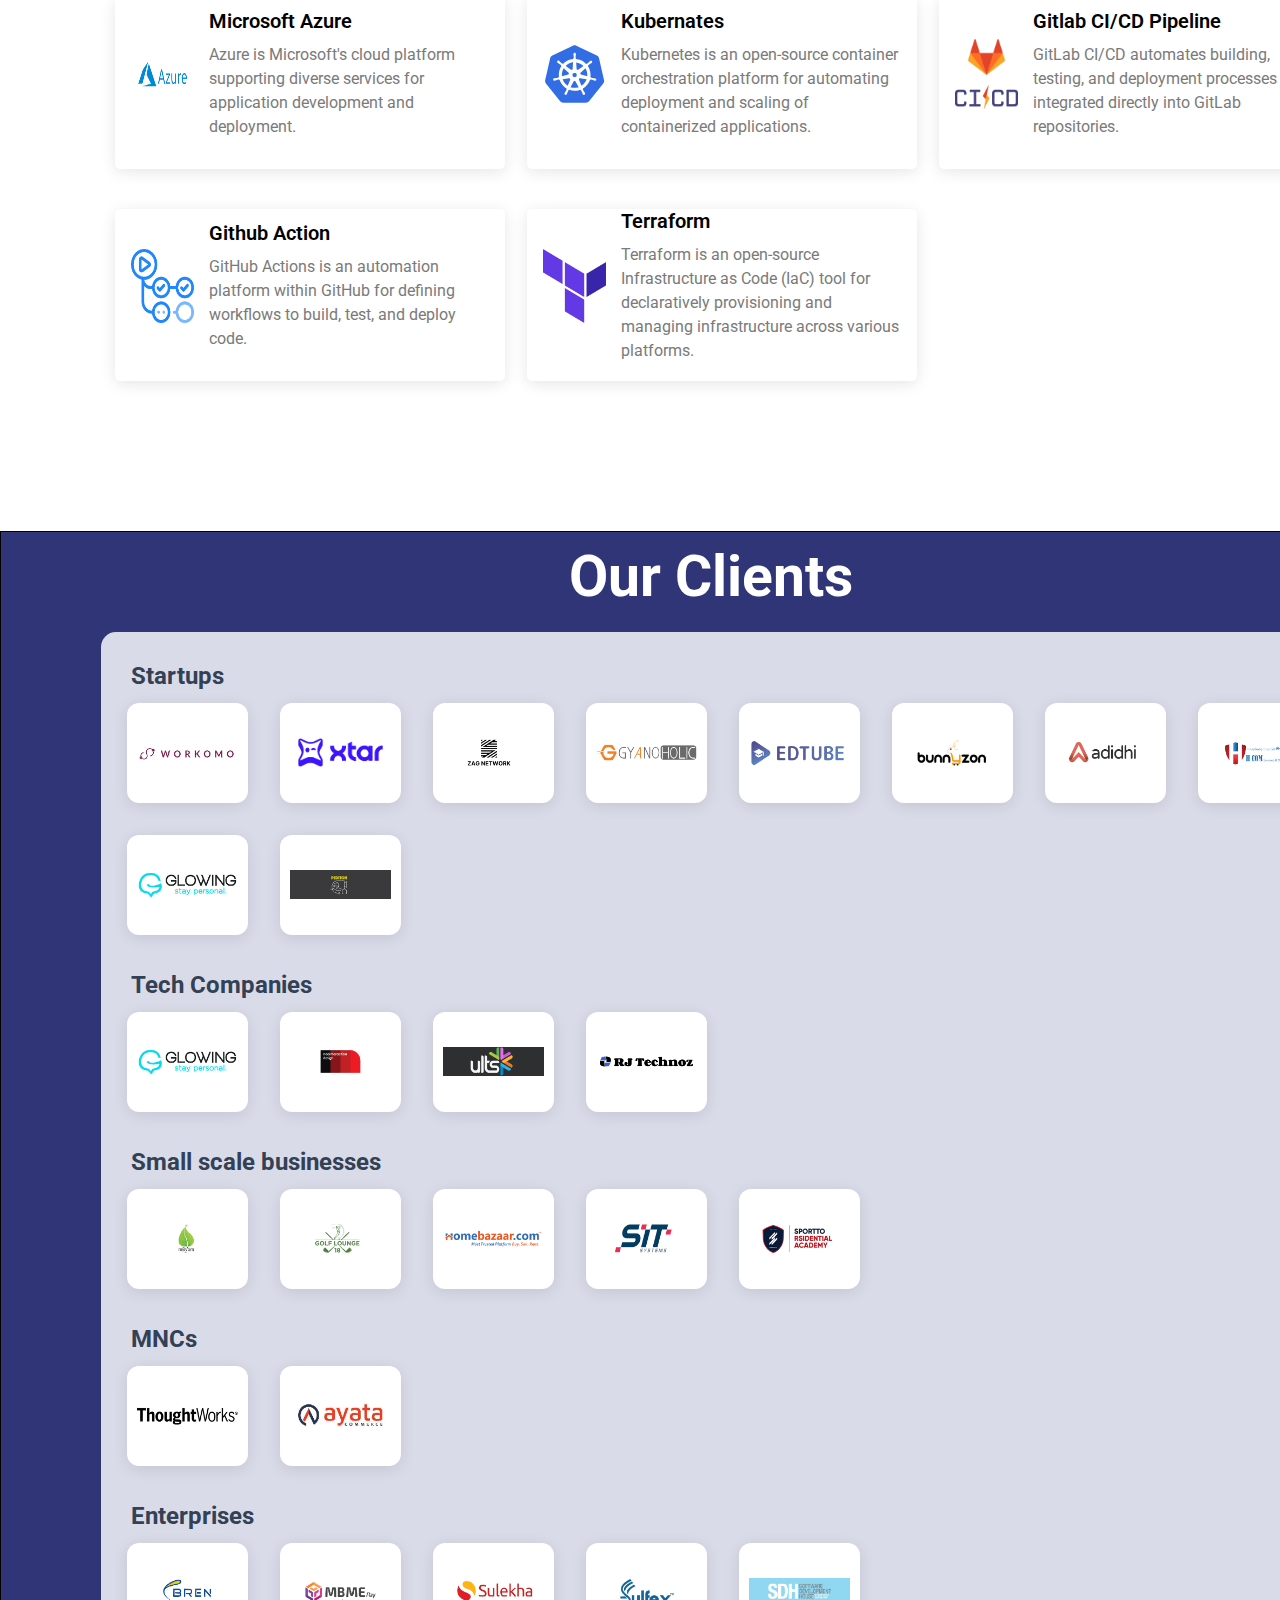
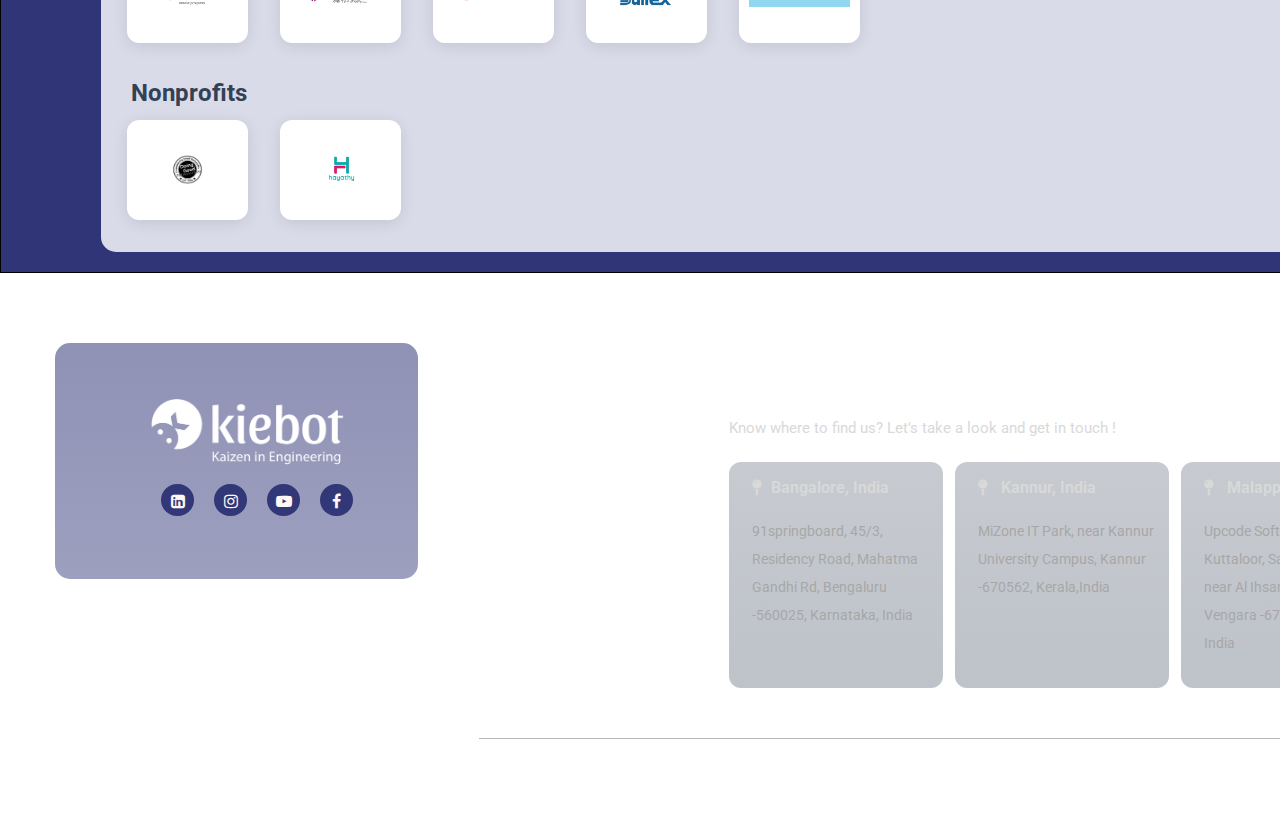
<file: Kiebot-Home-Page/index.html>
<!DOCTYPE html>
<html lang="en">
  <head>
    <meta charset="UTF-8" />
    <meta name="viewport" content="width=device-width, initial-scale=1.0" />
    <title>Kiebot home page Design</title>
    <!-- css custom link -->
    <link rel="stylesheet" href="./style.css" />
    <!-- icons link  -->
    <link
      rel="stylesheet"
      href="https://fonts.googleapis.com/css2?family=Material+Symbols+Outlined:opsz,wght,FILL,GRAD@24,400,0,0"
    />
    <link
      rel="stylesheet"
      href="https://cdnjs.cloudflare.com/ajax/libs/font-awesome/4.7.0/css/font-awesome.min.css"
    />
    
    <!-- google Font style  -->
    <link rel="preconnect" href="https://fonts.googleapis.com" />
    <link rel="preconnect" href="https://fonts.gstatic.com" crossorigin />
    <link
      href="https://fonts.googleapis.com/css2?family=Cantarell:ital,wght@0,400;0,700;1,400;1,700&family=Oxygen:wght@300;400;700&family=Roboto:ital,wght@0,100;0,300;0,400;0,500;0,700;0,900;1,100;1,300;1,400;1,500;1,700;1,900&family=Ubuntu:ital,wght@0,300;0,400;0,500;0,700;1,300;1,400;1,500;1,700&display=swap"
      rel="stylesheet"
    />
  </head>
  <body>
    <!-- header & Nav section start -->
    <header>
      <div class="header-container">
        <!-- 3 container section -->
        <!-- logo start  -->
        <div class="logo-section">
          <div class="logo">
            <a href="#"><img src="./Assets/asset 0.png" alt="logo" /></a>
          </div>
        </div>
        <!-- logo-section -->
        <div class="nav-section">
          <!-- nav-container -->
          <div class="navbars">
            <ul>
              <li><a href="#">SERVICES</a></li>
              <li><a href="#">PORTFOLIO</a></li>
              <li><a href="#">INSIGHTS</a></li>
              <li><a href="#">CAREERS</a></li>
              <li><a href="#">LIFE@KIEBOT</a></li>
              <li><a href="#">COMPANY</a></li>
            </ul>
          </div>
          <div class="contact">
            <button>Contact</button>
          </div>
        </div>
        <!-- nav-container -->
      </div>
      <!-- header-container -->

      <div class="main-head-container">
        <div class="main-head">
          <div class="service-title">
            <h1>Our Services</h1>
          </div>
          <div class="service-para">
            <p>
              At Kiebot, we're dedicated to delivering excellence in a wide
              range of services to meet your unique needs. Explore <br />our
              comprehensive offerings and discover Kiebot's Approach, which sets
              us apart in the context of each service:
            </p>
          </div>
        </div>
      </div>
    </header>

    <!-- ***************************************************** -->

    <section>
      <div class="service-content-container">
        <div class="left-section">
          <div class="content-box">
            <div class="image-box">
              <img src="./Assets/asset 2.jpeg" alt="" />
            </div>
            <div class="content">
              <div class="content-head">
                <h1>Dedicated Development Team</h1>
              </div>
              <div class="content-first-para">
                <p>
                  Leverage our versatile 360 Engineers—both developers and QA
                  specialists—to build a dedicated team tailored to your
                  project. Our team offers expertise in various technologies,
                  ensuring top-quality solutions.
                </p>
              </div>
              <div class="content-second-para">
                <p>
                  <span>Kiebot's Approach :</span> We customize teams to meet
                  your specific project requirements, providing a flexible,
                  on-demand, and scalable solution.
                </p>
              </div>
            </div>
            <!-- content -->
          </div>
          <!-- left-content-1 -->

          <div class="content-box">
            <div class="image-box">
              <img src="./Assets/asset 3.jpeg" alt="" />
            </div>
            <div class="content">
              <div class="content-head">
                <h1>Product Development</h1>
              </div>
              <div class="content-first-para">
                <p>
                  Let us turn your idea into reality with our product
                  development expertise. We guide you through every stage, from
                  concept to launch, ensuring a successful product.
                </p>
              </div>
              <div class="content-second-para">
                <p>
                  <span>Kiebot's Approach :</span> Our leadership team brings
                  deep industry knowledge to drive your product's success.
                </p>
              </div>
            </div>
            <!-- content -->
          </div>
          <!-- left-content-2 -->

          <div class="content-box">
            <div class="image-box">
              <img src="./Assets/asset 4.jpeg" alt="" />
            </div>
            <div class="content">
              <div class="content-head">
                <h1>Web Development</h1>
              </div>
              <div class="content-first-para">
                <p>
                  Achieve a strong online presence with our web development
                  services. We use technologies like React and Next.js to build
                  responsive, dynamic websites.
                </p>
              </div>
              <div class="content-second-para">
                <p>
                  <span>Kiebot's Approach :</span> Our team values continuous
                  learning and personal growth to stay at the forefront of web
                  development trends.
                </p>
              </div>
            </div>
            <!-- content -->
          </div>
          <!-- left-content-3 -->

          <div class="content-box">
            <div class="image-box">
              <img src="./Assets/asset 5.jpeg" alt="" />
            </div>
            <div class="content">
              <div class="content-head">
                <h1>Software Testing &amp; QA</h1>
              </div>
              <div class="content-first-para">
                <p>
                  Kiebot offers comprehensive software testing and quality
                  assurance services to ensure bug-free, top- quality software.
                </p>
              </div>
              <div class="content-second-para">
                <p>
                  <span>Kiebot's Approach :</span> Our 360 QA Engineers are
                  equipped with project management expertise and guided by
                  experts to enhance efficiency.
                </p>
              </div>
            </div>
            <!-- content -->
          </div>
          <!-- left-content-4 -->

          <!-- ************************* -->
        </div>
        <!-- right-section -->
        <div class="right-section">
          <div class="content-box">
            <div class="image-box">
              <img src="./Assets/asset 7.jpeg" alt="" />
            </div>
            <div class="content">
              <div class="content-head">
                <h1>Custom Software Development</h1>
              </div>
              <div class="content-first-para">
                <p>
                  Our experienced team excels in creating custom software
                  solutions that align with your vision and business goals. We
                  follow industry best practices, ensuring efficient,
                  high-quality results.
                </p>
              </div>
              <div class="content-second-para">
                <p>
                  <span>Kiebot's Approach :</span> We embrace agile
                  methodologies and cutting-edge technology stacks to deliver
                  innovative solutions.
                </p>
              </div>
            </div>
            <!-- content -->
          </div>
          <!-- right-content-1 -->

          <div class="content-box">
            <div class="image-box">
              <img src="./Assets/asset 8.jpeg" alt="" />
            </div>
            <div class="content">
              <div class="content-head">
                <h1>Mobile Apps</h1>
              </div>
              <div class="content-first-para">
                <p>
                  Create exceptional mobile apps with Kiebot. We’re proficient
                  in developing Android, iOS, React Native, and Flutter
                  applications, offering an engaging user experience.
                </p>
              </div>
              <div class="content-second-para">
                <p>
                  <span>Kiebot's Approach :</span> Our commitment to innovation
                  ensures your apps stand out in a crowded market.
                </p>
              </div>
            </div>
            <!-- content -->
          </div>
          <!-- right-content-2 -->

          <div class="content-box">
            <div class="image-box">
              <img src="./Assets/asset 9.jpeg" alt="" />
            </div>
            <div class="content">
              <div class="content-head">
                <h1>Product MVP</h1>
              </div>
              <div class="content-first-para">
                <p>
                  Launch your minimum viable product (MVP) with Kiebot’s
                  support. We’ll help you test your concept and get to market
                  quickly.
                </p>
              </div>
              <div class="content-second-para">
                <p>
                  <span>Kiebot's Approach :</span> Our transparent
                  communications and rapid development ensure your MVP is a
                  success.
                </p>
              </div>
            </div>
            <!-- content -->
          </div>
          <!-- right-content-3 -->

          <div class="content-box">
            <div class="image-box">
              <img src="./Assets/asset 10.jpeg" alt="" />
            </div>
            <div class="content">
              <div class="content-head">
                <h1>UI/UX</h1>
              </div>
              <div class="content-first-para">
                <p>
                  Our design team specializes in creating intuitive,
                  user-friendly interfaces and experiences, enhancing your
                  product’s appeal and usability.
                </p>
              </div>
              <div class="content-second-para">
                <p>
                  <span>Kiebot's Approach :</span> We focus on innovative UI/UX
                  design, making your software not only functional but also
                  delightful to use.
                </p>
              </div>
            </div>
            <!-- content -->
          </div>
          <!-- right-content-4 -->
        </div>
        <!-- right-section -->
      </div>
      <!-- service-content-container -->
    </section>

    <!-- Case Studies section  -->

    <div class="case-studies-container">
      <div class="case-studies-head">
        <div class="case-studies-title">
          <h1>Case Studies</h1>
        </div>
        <div class="case-studies-para">
          <p>
            Explore Our Success Stories: Real-World Solutions, Exceptional
            Results. Discover how Kiebot transformed challenges into triumphs
            for our <br />
            clients with a showcase of our finest work.
          </p>
        </div>
      </div>
      <!-- case-studies-main-head -->
    </div>
    <!-- case-studies-container -->

    <div class="case-studies-main-container">
      <div class="case-studies-box-container">
        <div class="case-studies-box">
          <div class="case-studies-box-image">
            <a href="#">
              <img src="./Assets/asset 11.png" alt="zag-network" />
            </a>
          </div>
          <div class="case-studies-box-details">
            <a href="#"><h3>Zag Network</h3></a>
            <a href="#">
              <p>
                The partnership between Kiebot and ZAG Network stands as a
                testament to the power of collaboration in achieving remarkable
                technological advancements.
              </p>
            </a>
          </div>
        </div>
        <div class="case-studies-box">
          <div class="case-studies-box-image">
            <a href="#">
              <img src="./Assets/asset 12.png" alt="workomo" />
            </a>
          </div>
          <div class="case-studies-box-details">
            <a href="#"><h3>Workomo</h3></a>
            <a href="#">
              <p>
                Kiebot initiated a strategic approach for successful product
                deployment. Our developers thoroughly understood the product,
                design flows, and delivered the end product.
              </p>
            </a>
          </div>
        </div>

        <div class="case-studies-box">
          <div class="case-studies-box-image">
            <a href="#">
              <img src="./Assets/asset 13.png" alt="bren" />
            </a>
          </div>
          <div class="case-studies-box-details">
            <a href="#"><h3>Bren</h3></a>
            <a href="#">
              <p>
                In the case of Bren, ensuring top quality for layman end users
                was critical. Our dedicated agile QA engineers excelled in
                meeting this challenge.
              </p>
            </a>
          </div>
        </div>
      </div>
      <!-- case-studies-box-container -->
    </div>
    <!-- case-studies-main-container -->
    <!-- ****************************************** -->

    <main>
      <div class="technology-container">
        <div class="technogloy-main-head">
          <h2>Technologies</h2>
          <p>
            Our experienced team excels in a wide array of cutting-edge
            technologies, ensuring we <br />
            deliver top-notch solutions tailored to your needs.
          </p>
        </div>

        <div class="technology-subtitles">
          <h2>Mobile App Development</h2>
        </div>

        <div class="technology-box-container">
          <div class="technology-section-box">
            <div class="technology-section-details">
              <img src="./Assets/asset 14.svg" alt="Android" />
              <div class="technology-sub-titles">
                <h3>Android</h3>
                <p>
                  A widely-used mobile operating system developed by Google.
                </p>
              </div>
            </div>
          </div>
          <!-- technology-section-box -->
          <div class="technology-section-box">
            <div class="technology-section-details">
              <img src="./Assets/asset 15.svg" alt="iOS" />
              <div class="technology-sub-titles">
                <h3>iOS</h3>
                <p>
                  Apple's mobile operating system, known for its high
                  performance and user-friendly interface.
                </p>
              </div>
            </div>
          </div>
          <!-- technology-section-box -->
          <div class="technology-section-box">
            <div class="technology-section-details">
              <img src="./Assets/asset 16.svg" alt="React Native" />
              <div class="technology-sub-titles">
                <h3>React Native</h3>
                <p>
                  A framework for building mobile apps using React and native
                  components.
                </p>
              </div>
            </div>
          </div>
          <!-- technology-section-box -->
        </div>
        <!-- technology-box-container -->
        <div class="technology-box-container">
          <div class="technology-section-box">
            <div class="technology-section-details">
              <img src="./Assets/asset 17.svg" alt="Flutter" />
              <div class="technology-sub-titles">
                <h3>Flutter</h3>
                <p>
                  An open-source UI software development toolkit from Google for
                  building natively compiled applications for mobile, web, and
                  desktop.
                </p>
              </div>
            </div>
          </div>
        </div>
        <!-- technology-box-container -->

        <div class="technology-subtitles">
          <h2>Frontend Development</h2>
        </div>

        <div class="technology-box-container">
          <div class="technology-section-box">
            <div class="technology-section-details">
              <img src="./Assets/asset 18.svg" alt="React" />
              <div class="technology-sub-titles">
                <h3>React</h3>
                <p>
                  A popular JavaScript library for building user interfaces,
                  maintained by Facebook.
                </p>
              </div>
            </div>
          </div>
          <!-- technology-section-box -->
          <div class="technology-section-box">
            <div class="technology-section-details">
              <img src="./Assets/asset 19.svg" alt="Next.js" />
              <div class="technology-sub-titles">
                <h3>Next.js</h3>
                <p>
                  React-based web framework that enables functionality such as
                  server- side rendering and generating static websites.
                </p>
              </div>
            </div>
          </div>
          <!-- technology-section-box -->
        </div>
        <!-- technology-box-container -->

        <div class="technology-subtitles">
          <h2>Backend Development</h2>
          <!-- Backend Development -->
        </div>

        <div class="technology-box-container">
          <div class="technology-section-box">
            <div class="technology-section-details">
              <img src="./Assets/asset 20.svg" alt="Node.js" />
              <div class="technology-sub-titles">
                <h3>Node.js</h3>
                <p>
                  An open-source, versatile JavaScript runtime for building
                  server-side and networking applications.
                </p>
              </div>
            </div>
          </div>
          <!-- technology-section-box -->
          <div class="technology-section-box">
            <div class="technology-section-details">
              <img src="./Assets/asset 21.svg" alt="NestJS" />
              <div class="technology-sub-titles">
                <h3>NestJS</h3>
                <p>
                  A progressive Node.js framework for efficient and reliable
                  server-side applications.
                </p>
              </div>
            </div>
          </div>
          <!-- technology-section-box -->
          <div class="technology-section-box">
            <div class="technology-section-details">
              <img src="./Assets/asset 22.svg" alt="Python" />
              <div class="technology-sub-titles">
                <h3>Python</h3>
                <p>
                  A powerful, versatile programming language widely used for
                  various applications.
                </p>
              </div>
            </div>
          </div>
          <!-- technology-section-box -->
        </div>
        <!-- technology-box-container -->
        <div class="technology-box-container">
          <div class="technology-section-box">
            <div class="technology-section-details">
              <img src="./Assets/asset 23.svg" alt="Java" />
              <div class="technology-sub-titles">
                <h3>Java</h3>
                <p>
                  A widely-used, robust, object-oriented programming language
                  for enterprise- level applications.
                </p>
              </div>
            </div>
          </div>

          <div class="technology-section-box">
            <div class="technology-section-details">
              <img src="./Assets/asset 24.svg" alt="Laravel" />
              <div class="technology-sub-titles">
                <h3>Laravel</h3>
                <p>
                  A PHP framework known for its elegant syntax and tools for
                  tasks such as routing, authentication, and caching.
                </p>
              </div>
            </div>
          </div>
        </div>
        <!-- technology-box-container -->

        <div class="technology-subtitles">
          <h2>Database Expertise</h2>
        </div>

        <div class="technology-box-container">
          <div class="technology-section-box">
            <div class="technology-section-details">
              <img src="./Assets/asset 25.svg" alt="PostgreSQL" />
              <div class="technology-sub-titles">
                <h3>PostgreSQL</h3>
                <p>
                  A powerful, open-source, object- relational database system
                  known for reliability and performance.
                </p>
              </div>
            </div>
          </div>
          <!-- technology-section-box -->
          <div class="technology-section-box">
            <div class="technology-section-details">
              <img src="./Assets/asset 26.svg" alt="MongoDB" />
              <div class="technology-sub-titles">
                <h3>MongoDB</h3>
                <p>
                  A popular, cross-platform, document- oriented database
                  program, using JSON-like documents.
                </p>
              </div>
            </div>
          </div>
          <!-- technology-section-box -->
        </div>
        <!-- technology-box-container -->

        <div class="technology-subtitles">
          <h2>DevOps</h2>
        </div>

        <div class="technology-box-container">
          <div class="technology-section-box">
            <div class="technology-section-details">
              <img src="./Assets/asset 27.svg" alt="aws" />
              <div class="technology-sub-titles">
                <h3>aws</h3>
                <p>
                  Amazon Web Services offers a comprehensive suite of cloud
                  services for scalable computing, storage, and more.
                </p>
              </div>
            </div>
          </div>
          <!-- technology-section-box -->
          <div class="technology-section-box">
            <div class="technology-section-details">
              <img src="./Assets/asset 28.png" alt="GoogleCloud" />
              <div class="technology-sub-titles">
                <h3>GoogleCloud</h3>
                <p>
                  Apple's mobile operating system, known for its high
                  performance and user-friendly interface.
                </p>
              </div>
            </div>
          </div>
          <!-- technology-section-box -->
          <div class="technology-section-box">
            <div class="technology-section-details">
              <img src="./Assets/asset 29.svg" alt="Docker" />
              <div class="technology-sub-titles">
                <h3>Docker</h3>
                <p>
                  Docker is a platform for developing, shipping, and running
                  applications in isolated containers.
                </p>
              </div>
            </div>
          </div>
          <!-- technology-section-box -->
        </div>
        <!-- technology-box-container -->
        <div class="technology-box-container">
          <div class="technology-section-box">
            <div class="technology-section-details">
              <img src="./Assets/asset 30.png" alt="Microsoft Azure" />
              <div class="technology-sub-titles">
                <h3>Microsoft Azure</h3>
                <p>
                  Azure is Microsoft's cloud platform supporting diverse
                  services for application development and deployment.
                </p>
              </div>
            </div>
          </div>
          <div class="technology-section-box">
            <div class="technology-section-details">
              <img src="./Assets/asset 31.svg" alt="Kubernates" />
              <div class="technology-sub-titles">
                <h3>Kubernates</h3>
                <p>
                  Kubernetes is an open-source container orchestration platform
                  for automating deployment and scaling of containerized
                  applications.
                </p>
              </div>
            </div>
          </div>
          <div class="technology-section-box">
            <div class="technology-section-details">
              <img src="./Assets/asset 32.png" alt="Gitlab CI/CD Pipeline" />
              <div class="technology-sub-titles">
                <h3>Gitlab CI/CD Pipeline</h3>
                <p>
                  GitLab CI/CD automates building, testing, and deployment
                  processes integrated directly into GitLab repositories.
                </p>
              </div>
            </div>
          </div>
        </div>
        <!-- technology-box-container -->
        <div class="technology-box-container">
          <div class="technology-section-box">
            <div class="technology-section-details">
              <img src="./Assets/asset 33.png" alt="Github Action" />
              <div class="technology-sub-titles">
                <h3>Github Action</h3>
                <p>
                  GitHub Actions is an automation platform within GitHub for
                  defining workflows to build, test, and deploy code.
                </p>
              </div>
            </div>
          </div>
          <div class="technology-section-box">
            <div class="technology-section-details">
              <img src="./Assets/asset 34.png" alt="Terraform" />
              <div class="technology-sub-titles">
                <h3>Terraform</h3>
                <p>
                  Terraform is an open-source Infrastructure as Code (IaC) tool
                  for declaratively provisioning and managing infrastructure
                  across various platforms.
                </p>
              </div>
            </div>
          </div>
        </div>
        <!-- technology-box-container -->
      </div>
      <!-- technology-container end-->
       <!-- ****************************************** -->
    </main>

    <div class="our-client-section">

        <div class="our-client-section-head">
            <h2>Our Clients</h2>
        </div>
        <div class="our-client-container">
            <div class="our-client-inner-container">
                <div class="our-client-subtitles">
                    <h2>Startups</h2>
                  </div>
                <div class="client-section-container">

                    <div class="client-card">
                        <img src="./Assets/asset 35.png" alt="img">
                    </div>

                    <div class="client-card">
                        <img src="./Assets/asset 36.jpeg" alt="img">
                    </div>

                    <div class="client-card">
                        <img src="./Assets/asset 37.png" alt="img">
                    </div>

                    <div class="client-card">
                        <img src="./Assets/asset 38.png" alt="img">
                    </div>

                    <div class="client-card">
                        <img src="./Assets/asset 39.png" alt="img">
                    </div>

                    <div class="client-card">
                        <img src="./Assets/asset 40.png" alt="img">
                    </div>

                    <div class="client-card">
                        <img src="./Assets/asset 41.png" alt="img">
                    </div>

                    <div class="client-card">
                        <img src="./Assets/asset 42.png" alt="img">
                    </div>

                    
                </div><!-- client-section-container -->
                <div class="client-section-container">

                    <div class="client-card">
                        <img src="./Assets/asset 43.png" alt="img">
                    </div>

                    <div class="client-card">
                        <img src="./Assets/asset 44.png" alt="img">
                    </div>

                    
                </div><!-- client-section-container -->

                <div class="our-client-subtitles">
                    <h2>Tech Companies</h2>
                  </div>
                <div class="client-section-container">

                    <div class="client-card">
                        <img src="./Assets/asset 45.png" alt="img">
                    </div>

                    <div class="client-card">
                        <img src="./Assets/asset 46.png" alt="img">
                    </div>
                    <div class="client-card">
                        <img src="./Assets/asset 47.png" alt="img">
                    </div>

                    <div class="client-card">
                        <img src="./Assets/asset 48.png" alt="img">
                    </div>

                    
                </div><!-- client-section-container -->
                <div class="our-client-subtitles">
                    <h2>Small scale businesses</h2>
                  </div>
                <div class="client-section-container">

                    <div class="client-card">
                        <img src="./Assets/asset 49.png" alt="img">
                    </div>

                    <div class="client-card">
                        <img src="./Assets/asset 50.png" alt="img">
                    </div>
                    <div class="client-card">
                        <img src="./Assets/asset 51.png" alt="img">
                    </div>

                    <div class="client-card">
                        <img src="./Assets/asset 52.png" alt="img">
                    </div>
                    <div class="client-card">
                        <img src="./Assets/asset 53.png" alt="img">
                    </div>

                    
                </div><!-- client-section-container -->
                <div class="our-client-subtitles">
                    <h2>MNCs</h2>
                  </div>
                <div class="client-section-container">

                    <div class="client-card">
                        <img src="./Assets/asset 54.png" alt="img">
                    </div>

                    <div class="client-card">
                        <img src="./Assets/asset 55.jpeg" alt="img">
                    </div>
        
                </div><!-- client-section-container -->

                <div class="our-client-subtitles">
                    <h2>Enterprises</h2>
                  </div>
                <div class="client-section-container">

                    <div class="client-card">
                        <img src="./Assets/asset 56.jpeg" alt="img">
                    </div>

                    <div class="client-card">
                        <img src="./Assets/asset 57.jpeg" alt="img">
                    </div>
                    <div class="client-card">
                        <img src="./Assets/asset 58.jpeg" alt="img">
                    </div>

                    <div class="client-card">
                        <img src="./Assets/asset 59.png" alt="img">
                    </div>
                    <div class="client-card">
                        <img src="./Assets/asset 60.jpeg" alt="img">
                    </div>

                    
                </div><!-- client-section-container -->

                <div class="our-client-subtitles">
                    <h2>Nonprofits</h2>
                  </div>
                <div class="client-section-container">

                    <div class="client-card">
                        <img src="./Assets/asset 61.jpeg" alt="img">
                    </div>

                    <div class="client-card">
                        <img src="./Assets/asset 62.png" alt="img">
                    </div>
        
                </div><!-- client-section-container -->

            </div><!-- our-client-inner-container -->
        </div> <!-- our-client-container -->
    </div><!-- our-client-section end -->
     <!-- ****************************************** -->

    <footer>
        <div class="footer-container">
            <div class="footer-logo-container">
                <div class="footer-logo-section">
                    <div class="footer-logo-image">
                        <a href="#"><img src="./Assets/asset 0.png" alt="logo"></a>
                    </div>
                    <div class="social-media-icons-container">
                        <div class="social-media-icons">
                            <ul>
                                <li><a href="#"><i class="fa fa-linkedin-square" aria-hidden="true"></i></a></li>
                                <li><a href="#"><i class="fa fa-instagram" aria-hidden="true"></i></a></li>
                                <li><a href="#"><i class="fa fa-youtube-play" aria-hidden="true"></i></a></li>
                                <li><a href="#"><i class="fa fa-facebook" aria-hidden="true"></i></a></li>
                            </ul>
                        </div>
                    </div>
                </div>
            </div>

            <div class="footer-info-container">
                <div class="quick-link-container">
                    <div class="quick-link-head">
                        <h6>Quick Links</h6>
                    </div>
                    <div class="quick-link-inner-section">
                    <ul>
                        
                        <li><a href="#">About Us</a></li>
                        <li><a href="#">Contact Us</a></li>
                        <li><a href="#">Blogs</a></li>
                        <li><a href="#">Privacy Policy</a></li>
                        <li><a href="#">FAQ</a></li>
                        <li><a href="#">Our Training Division (Upcode)</a></li>
                    </ul>
                    </div>
                </div>
                <div class="location-address-container">
                    <div class="quick-link-head">
                        <h6>Location Address</h6>
                        <p>Know where to find us? Let's take a look and get in touch !</p>
                    </div>
                    <div class="location-address-section">
                        <div class="locaton-box">
                                <span>
                                    <i class="fa fa-map-pin" aria-hidden="true"></i>Bangalore, India
                                </span>
                            <p>
                                91springboard, 45/3,
                                Residency Road, Mahatma
                                Gandhi Rd, Bengaluru
                                -560025, Karnataka, India
                            </p>
                        </div>
                        <div class="locaton-box">
                                <span>
                                    <i class="fa fa-map-pin" aria-hidden="true"></i>
                                    Kannur, India
                                </span>
                            <p>
                                MiZone IT Park, near Kannur
                                 University Campus, Kannur
                                  -670562, Kerala,India 
                            </p>
                        </div>
                        <div class="locaton-box">
                                <span>
                                    <i class="fa fa-map-pin" aria-hidden="true"></i>
                                    Malappuram, India
                                </span>
                            <p>
                                Upcode Software Labs
                                 Kuttaloor, Safeway Arcade,
                                  near Al Ihsan English
                                   School, Vengara -676304,
                                    Kerala, India
                            </p>
                        </div>
                        
                    </div>
                </div>
            </div><!-- footer-info-container -->
        </div><!-- footer-container -->
    </footer>

  </body>
</html>
</file>
<file: Co Win-Home-Page/style.css>
@import url('https://fonts.googleapis.com/css2?family=Roboto:ital,wght@0,100;0,300;0,400;0,500;0,700;0,900;1,100;1,300;1,400;1,500;1,700;1,900&display=swap');


body::before{
    display: block;
    content: '';
    height: 125px;
}

body{
    font-family: "Roboto", sans-serif;
}

.back-to-top {
    position: fixed;
    background-color: #025151;
    color: white;
    right: 45px;
    bottom: 45px;
    z-index: 99;
}



/* colors */
.primary-color{
    background-color: #045D5D;
}

.cyan-color{
    background-color: #017e7e;
}
.info{
    background-color: #04c4c4;
}
.light-cyan{
    background-color: #edffff;
}

.cynan-lighter{
    background-color: #007c7c;
}
 
.cynan-lighter-font{
    color: #007c7c;
}


.grad {
    height: 81px;
   
    background:linear-gradient(-45deg,#04c4c4 50%, #007c7c 0),
    linear-gradient(#04c4c4 50%, #007c7c 0);
  }
  
.fontsize-6{
    font-size: 12px;
}
.fontsize-7{
    font-size: 13px;
    font-weight: 500;
}
.fontsize-8{
    font-size: 14px;
}
.fontsize-9{
    font-size: 15px;
    font-weight: bold;
}

/* button style  */
.header-border-btn{
    border: 1px solid rgb(148, 148, 148);
}
.header-border-btn:hover{
    border: 1px solid white;
}
.nav-link-btn{
    color: white;
    /* padding: 10px 28px 10px 28px; */
    border: 2px solid white; 
}





.nav-link-btn:hover{
    color:  #ffc107;
    border: 2px solid #ffc107;
}
.nav-link-bg{
    color: white;
}
.nav-link-bg:hover{
    color: #ffc107;
}



.navlink-align{
    padding: 10px 18px 10px 18px;
    letter-spacing: 1px;
}


.banner-bg-img{
    background-image: url(./Assets/asset\ 36.png);
    background-size: cover;
}

.banner-mid-content{
    border: 2px solid #fd5428;
    color: #fd5428;
    border-radius: 8px;
}

.total-vaccination-info{
    height: 87px;
    padding-top: 5px;
}

.arrow{
    font-size: 1.7rem;
    font-weight: 800;
    color: #045D5D;
    font-weight: bold;
}

.card-header{
    position: absolute;
    top: -18px;
    right: 50%;
    transform: translateX(50%);
    z-index: 11;
    background-color: #f8f9fa;
    border: 1px solid #045D5D;
    height: 30px;
    color: #007c7c;
    pointer-events: none;
    
}

.easy-step-card{
    box-shadow: rgba(0, 0, 0, 0.25) 0px 54px 55px, rgba(0, 0, 0, 0.12) 0px -12px 30px, rgba(0, 0, 0, 0.12) 0px 4px 6px, rgba(0, 0, 0, 0.17) 0px 12px 13px, rgba(0, 0, 0, 0.09) 0px -3px 5px;
}


.slot-booking-link a{
    text-decoration: none;
    font-weight: 700;
    color: #02aeae;
    font-size: 18px;
}

.slot-booking-active-link{
    color: #02aeae;; 
}
.slot-booking-active-link:hover{
    color: #017e7e; 
}

.slot-booking-btn{
    background-color: #007c7c;
    color: #edffff;
    border: none;
    
}

.primary-main-btn{
    color: #edffff;
    background-color: #007c7c;
    text-decoration: none;
    margin: 20px 30px 20px 30px;
    padding: 10px 30px 10px 30px;
    border-radius: 20px;
    border: none;

}

.primary-main-bg{
    background-color: #edffff;
}

.vaccination-dashboard-btn{
    color: #007c7c; 
    border: 2px solid #007c7c;
    background-color: transparent;
    border-radius: 20px;
    text-decoration: none;
    margin: 20px 30px 20px 30px;
    padding: 10px 30px 10px 30px;
    font-weight: 600;
}

.partner-view-btn{
    background-color: #007c7c;
    color: #f8f9fa;
    border-radius: 22px;
    text-decoration: none;
    padding: 13px 55px 13px 55px;
    
}

.partner-register-btn{
    background-color: transparent;
    color: #007c7c;
    border: 2px solid #007c7c;
    text-decoration: none;
    border-radius: 22px;
    padding: 13px 30px 13px 30px;
    font-weight: 600;
}

.footer-titles{
    font-size: 15px;
    color: #99d9d9;
    text-decoration: underline;
    
}



.footer-content-list li {
    color: white;
    list-style: none;
    font-size: 14px;
    margin-bottom: 15px;
}
.footer-content-list li a{
    color: white;
    text-decoration: none;
    
}
.footer-content-list li a:hover{
    text-decoration: underline;
    
}

.terms-policy-link a{
    text-decoration: none;
}

.download-btn{
    background-color: transparent;
    color: #007c7c;
    border: 2px solid #007c7c;
    text-decoration: none;
    border-radius: 22px;
    padding: 12px 47px 12px 47px;
    font-weight: 600;
}

.fqa-bg-color{
    background-color: #f6f6f6;
}

.fqa-header-bg-color{
    background-color: #e9ffff;
    color: #007c7c;
}



.accordion{
    --bs-accordion-btn-bg: #f6f6f6;
    --bs-accordion-active-bg: #f6f6f6;
    --bs-accordion-btn-focus-box-shadow: none;
   
}

#my-map-canvas .text-marker .map-generator{
      max-width: 100%; max-height: 100%; background: none;
}



/* ............................media queary...........................  */

/* sm  */
@media (min-width:  500px) and (max-width: 748px) {
    .total-vaccination-info{
        height: 100px;
        
    }
    .view-more-btn{
        padding: 5px 20px 5px 20px;
        font-size: 12px;
    }
    .arrow{
        display: none;
    }
    .easy-step-card{
        width: 350px;
        
         
     }
    .easy-step-card-container{
       margin-bottom: 30px;
        width: fit-content;
    }

    .back-to-top{
        
    }

  }

/* md  */
@media (min-width:  748px) and (max-width: 980px) {

    
  }

/* lg  */
@media (min-width:  980px) and (max-width: 1238px) {
    .easy-step-card{
        height: 380px;
        
         
     }
   
  }

  /* xl */
@media (min-width:  1238px) and (max-width: 1478px) {
    .easy-step-card{
       height: 350px;
       
    
    }
   
  }
</file>
<file: Kiebot-Home-Page/style.css>
/* reset  */
* {
    margin: 0;
    padding: 0;
    box-sizing: border-box;
}

body {
    font-family: "Roboto", sans-serif;
}



/*  header & Nav section start  */


.header-container{
    background-color: #323778;
    width: 100%;
    height: 98px;
    display: flex;
    justify-content: space-around;
    align-items: center;
    font-weight: 700;
    font-style: normal;
    position: fixed;
    top:0;
    z-index: 999;
    padding: 10px 0px;
}

.logo{
    width: 268px;
    height: 80px;
    display: flex;
    padding: 10px;
    justify-content: flex-end;
    align-items: center;
}
.logo img{
    width: 180px;
    height: 70px;
}

.nav-section{
    display: flex;
    align-items: center;
    font-size: 15px;
    font-weight: bold;
    text-align: center;
    padding-right: 25px;
    
}
.navbars{
    display: flex;
    align-items: center;
    justify-content: center;

}
 
.navbars ul li{
    display: inline-block;
    justify-content: flex-end;
    padding: 15px 25px;
    list-style: none;
    line-height: 50px;
   
}
.navbars ul li a{
   color: aliceblue;
   text-decoration: none;
}

.navbars ul li a:active{
    color: #918DBB;
}
.navbars ul li a:hover{
    color: #918DBB;

}

.contact button{
    width: 120px;
    height: 50px;
    border-radius: 10px;
    font-size: 15px;
    font-weight: bold;
}

.main-head-container{
    background: url("./Assets/asset\ 63.jpeg") no-repeat;
    color: white;
   background-size:cover;
   background-position: right top;
   background-attachment: scroll;
   width: 100%;
   height: 400px;
   display: inline-block;
    
}

.main-head{
    display: flex;
    flex-direction: column;
    position: absolute;
    margin-top: 98px;
    top: 70px;
    left: 70px;
    padding: 40px;
    
}
.service-title{
   font-size: 23px;
   font-weight: 600;
   padding-bottom: 20px;
    
}
.service-para{
  text-align: left;
  line-height: 1.8rem;
    
}

/* ********************************************* */

.service-content-container{
    width: 100%;
    height: auto;
    display: flex;
    justify-content: space-around;
    align-items: center;
    padding: 40px 20px;
    
}

.left-section .left-section{
    width: 575px;
    height: 1332px;
    display: flex;
    flex-direction: column;
    padding: 10px;
}
.content-box{
    display: flex;
    padding: 10px;
}

.image-box{
    width: 150px;
    height: 313px;
    margin: 5px;
    
}
.image-box img{
    height: 234px;
}

.content{
    width: 378px;
    height: 313px;
    display: flex;
    flex-direction: column;
    color: #7a7a7a;
    row-gap: 5px;
    line-height: 25px;
    font-size: 16px;
    padding: 10px;
    
}
.content-head h1{
    color: #000000;
    font-size:26px;
    text-align: left;
    padding-bottom: 7px;
}
.content-first-para{
    text-align: justify;
}
.content-second-para span{
    background-color: #323778;
    color: white;
    font-weight: 500;
    padding:  3px 3px;
    border-radius: 3px;
}

/* ****************************************** */
/* case-studies-container */
.case-studies-container{
    width: 100%;
    height: 452px;
    background: linear-gradient(0deg,  rgb(50, 55, 120, 0.89),  rgb(50, 55, 120, 0.89)) ,url("./Assets/asset\ 64.jpeg") no-repeat ;
    background-size: cover;
    background-position: 100%;
    background-attachment: fixed;
    color: white;
   position: relative;
}

.case-studies-head{
    display: flex;
    flex-direction: column;
    position: absolute;
    left: 14%;
    top: 15%;
}
.case-studies-title{
   font-size: 23px;
   font-weight: 600;
   padding-bottom: 20px;
   text-align: center;
    
}
.case-studies-para{
    font-size: 18px;
  text-align: left;
  line-height: 1.8rem;
  text-align: center;
    
}


/* case-studies-main-container */

.case-studies-main-container{
    width: 100%;
    height: 532px;
    position: relative;
   
}

.case-studies-box-container{
    display: flex;
    justify-content:space-around;
    column-gap: 50px;
    position: absolute;
    bottom: 360px;
    left: 11%;
    
}

.case-studies-box-container a{
  text-decoration: none;
  color: #292929;
}

.case-studies-box{
    display: flex;
    flex-direction: column;
    justify-content: center;
    align-items: center;
    
}

.box-content-section{
    width: 390px;
    height: 350px;
}

.case-studies-box-image img{
    width: 350px;
    height: 350px;
    border-radius: 15px;  
    box-shadow: 0px 12px 10px -5px rgba(0, 0, 0, 0.25);
}

.case-studies-box-details{
    width: 309px;
    height: 232px;
    display: flex;
    flex-wrap: wrap;
    flex-direction: column;
    justify-content: space-around;
    align-items: center;
    position: absolute;
    top: 270px;
    background-color: white;
    border-radius: 15px;
    padding: 10px;
    margin: 0 40px;
    padding: 10px;
    text-align: center;
    font-family: "Roboto", sans-serif;
    box-shadow: 0px 12px 10px -5px rgba(0, 0, 0, 0.25);
}

.case-studies-box-details h4{
    font-size: 20px;
    font-weight: 700;
    padding: 10px 0 0;
}
.case-studies-box-details p{
    font-size: 15px;
    line-height: 22px;
    margin:  16px;
}

/* ****************************************** */

/* main */

main{
    width: 100%;
    height: 2491px;
}

.technology-container{
    width: 1250px;
    height: 2391px;  
    display: flex;
    flex-direction: column;
    margin: 0 105px;
    padding: 10px;
}

.technogloy-main-head{
    text-align: center;
    margin-bottom: 60px;
    
}
.technogloy-main-head h2{
    font-size: 45px;
    font-weight: 600;
    color: #223645;
    line-height: 1.3em;
}

.technogloy-main-head p{
    margin-top: 1.2em;
    line-height: 25px;
    font-size: 16px;
    
}
/* ************************* */

.technology-subtitles{
   width: 1240px;
   height: 55px;
}

.technology-box-container{
    width: 1240px;
    height: 190px;
    display: flex;
    flex-wrap: wrap;
    margin-bottom: 22px;
}

.technology-section-box{
    width: 390px;
    height: 172px;
    display: flex;
    flex-wrap: wrap;
    justify-content: space-evenly;
    margin-right: 22px;
    border-radius: 5px;
    padding: 15px;
    box-shadow: rgba(0, 0, 0, 0.1) 0px 3px 15px 0px;
}

.technology-section-details{
    width: 359px;
    height: 125px;
    display: flex;
    justify-content: flex-start;
    align-items: center;
}

.technology-section-details img{ 
    width: 63px;
    height: 74px;
}

.technology-sub-titles{
    display: flex;
    flex-direction: column;
    padding-left: 15px;
}

.technology-sub-titles h3{
    font-size: 20px;
    font-weight: 600;
    margin-bottom: 10px;
}
.technology-sub-titles p{
    font-size: 16px;
    color: #7A7A7A;
    line-height: 1.5em;
   
} 

/* ****************************************** */

.our-client-section{
    width: 1460px;
    height: 1342px;
    border: 1px solid black;
    background-color: #303578;
}

.our-client-section-head{
    width: 1420px;
    height: 60px;
    text-align: center;
    font-size: 38px;
    font-weight: 600;
    line-height: 1.3em;
    margin-top: 20px;
    margin-bottom: 20px;
    color: white;
}

.our-client-container{
    width: 1250px;
    height: 1183px;
   
}

.our-client-inner-container{
    width: 1250px;
    height: 1220px;
    padding: 10px;
    margin-left: 100px;
    margin-right: 100px;
    background-color: #dadbe9;
    border-radius: 15px;
}

.our-client-subtitles{
    width: 1230px;
    height: 45PX;
    padding-left: 20PX;
    padding-top: 20PX;
    font-size: 16PX;
    font-weight: 600PX;
    color: #334155;
}

.client-section-container{
    width: 153px;
    height: 132px;
    display: flex;
}

.client-card{
    width: 121px;
    height: 100px;
    padding: 10px;
    margin: 16px;
    border-radius: 12px;
    background-color: white;
    box-shadow: rgba(0, 0, 0, 0.1) 0px 3px 15px 0px;
}
.client-card img{
    width: 101px;
    height: 79px;
    padding: 25px 0 25px 0;
    
}

/* ******************************************  */


footer{
    width: 1460px;
    height: 560px;
    padding: 100px 15px 30px 15px;
    background: linear-gradient(0deg,  rgba(0, 0, 0, 0.93),  rgba(0, 0, 0, 0.914)) ,url("./Assets/asset\ 65.jpeg") no-repeat ;
    background-size: cover;
    background-position: right;
    background-attachment: fixed;
}

.footer-container{
    width: 1350px;
    height: 427px;
    display: flex;
    margin: 0 40px 0 40px;
    position: relative;
    
}

.footer-logo-container{
    width: 363px;
    height: 427px;
}

.footer-logo-section{
    width: 363px;
    height: 236px;
    border-radius: 15px;
    background:linear-gradient(0deg,  rgba(50, 55, 120, 0.477),  rgba(50, 55, 120, 0.545));
    padding: 40px 50px;
    position: absolute;
    top: -30px;
}

.footer-logo-image{
    width: 303px;
    height: 101px;
    padding: 0 30px 0 30px;
}

.footer-logo-image img{
    width: 230px;
    height: 96px;
}

.social-media-icons-container{
    width: 268px;
    height: 32px;
}

.social-media-icons ul{
    display: flex; 
    justify-content: flex-end;
}

.social-media-icons ul li {
    width: 33px;
    height: 32px;
    padding: 8px;
    margin-right: 20px;
    border-radius: 20px;
    list-style: none;
    text-align: center;
    background-color: #323778;
}

.social-media-icons ul a{
   color: #fef8f5;

}
.social-media-icons ul a:hover{
   color: #aeaeae;

}

/* ****************** */

.footer-info-container{
    width: 950px;
    height: 366px;
    display: flex;
    margin-left: 70px;
    border-bottom: 1px solid rgba(128, 128, 128, 0.57);
}

.quick-link-container{
    width: 250px;
    height: 296px;
    display: flex;
    flex-direction: column;
    flex-wrap: wrap;
    
}

.quick-link-head h6{
    color: white;
    font-size: 18px;
    margin-bottom: 10px;
    
}

.quick-link-inner-section{
    width: 220px;
    height: 238px;
    
    
}
.quick-link-inner-section ul li{
    font-size: 16px;
    list-style: none;
    text-align: left;
    padding-top: 25px;
    
}
.quick-link-inner-section a{
    text-decoration: none;
    color: white;
    
}
.quick-link-inner-section a:hover{
    color: rgb(153, 153, 153);
}

/* *********** */

.location-address-container{
    width: 666px;
    height: 296px;
}

.quick-link-head p{
    font-size: 15px;
    color: #d9d9d9;
    margin-top: 25px;
}

.location-address-section{
    width: 666px;
    height: 226px;
    display: flex;
    justify-content: space-between;
    margin-top: 25px;
}

.locaton-box{
    width: 214px;
    height: 226px;
    display: flex;
    flex-direction: column;
    justify-content: flex-start;
    border-radius: 12px;
    padding: 8px;
    color: white;
    background:linear-gradient(0deg,  #33415551, #33415546) ;
}

.locaton-box span{
    padding: 8px 0 20px 15px;
    font-size: 16px;
    font-weight: 600;
    color: #d9d9d9;
}
.locaton-box .fa{
    margin-right: 10px;
}
.locaton-box p{
    font-size: 14px;
    text-align: left;
    padding:0 0 24px 15px;
    line-height: 28px;
    color: #a7a7a7;
}
</file>
